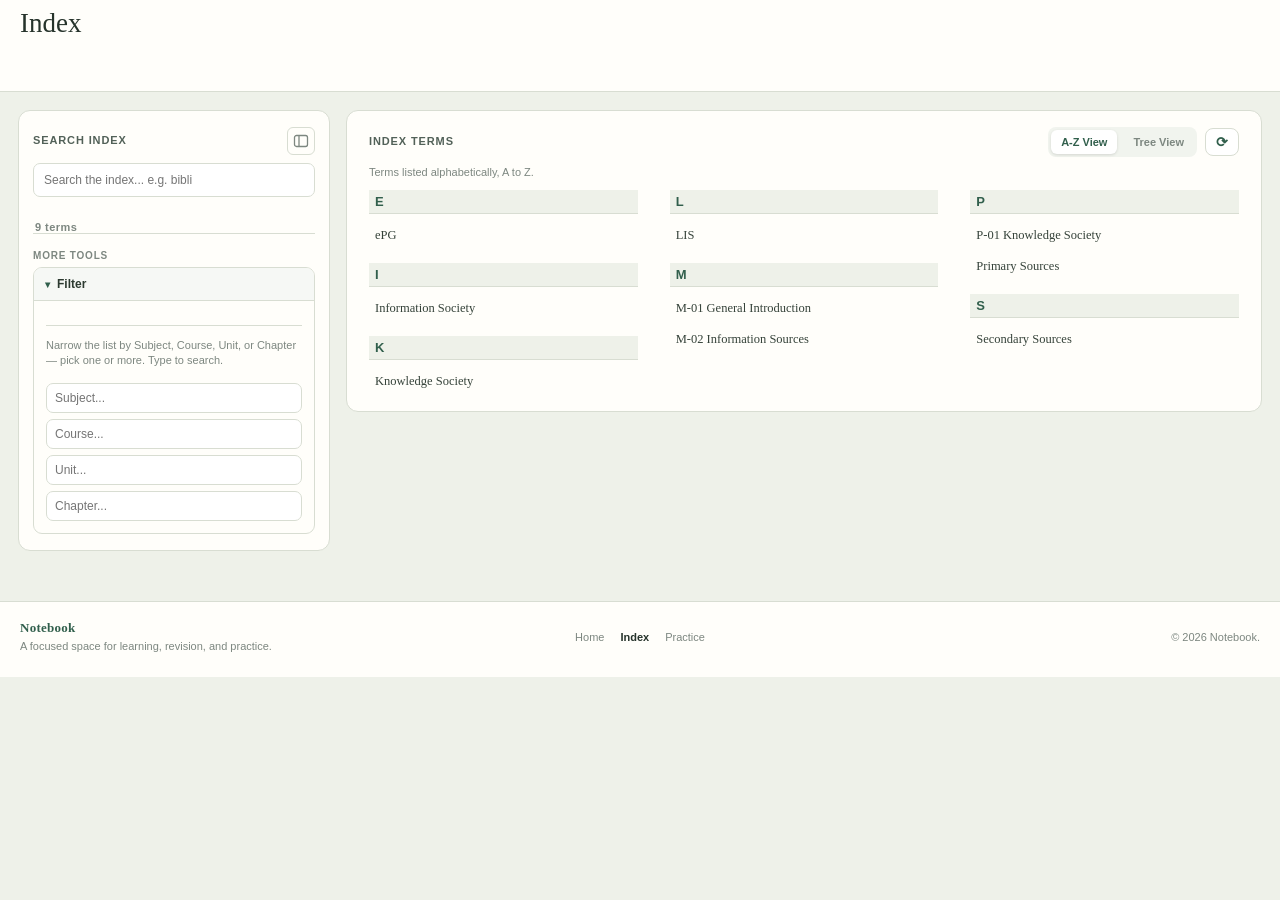
<file: index-directory.html>
<!DOCTYPE html>
<html lang="en">
<head>
    <meta charset="UTF-8">
    <meta name="viewport" content="width=device-width, initial-scale=1.0">
    <title>Index — Study Notebook</title>

    <link rel="stylesheet" href="css/style.css">
</head>

<body class="index-directory-page">

    <header class="app-header">
        <h1>Index</h1>
    </header>

    <main class="index-directory-shell">
        <section id="index-directory-workspace" class="index-directory-workspace">

            <!-- LEFT: search + room for future index tools -->
            <aside id="index-left-panel" class="panel index-directory-left">
                <div class="panel-heading-row">
                    <div class="panel-heading">SEARCH INDEX</div>
                    <button type="button" id="index-directory-toggle" class="panel-collapse-btn"
                            title="Collapse search panel" aria-label="Collapse search panel"
                            aria-expanded="true">
                        <svg width="16" height="16" viewBox="0 0 16 16" fill="none"
                             xmlns="http://www.w3.org/2000/svg" aria-hidden="true">
                            <rect x="1.5" y="2.5" width="13" height="11" rx="2" stroke="currentColor" stroke-width="1.3"/>
                            <line x1="6" y1="2.5" x2="6" y2="13.5" stroke="currentColor" stroke-width="1.3"/>
                        </svg>
                    </button>
                </div>

                <div id="index-directory-resizer" class="panel-resizer"
                     title="Drag this RIGHT edge left/right to resize"></div>

                <div class="index-search-wrap">
                    <input type="text" id="index-directory-search" class="index-search-input"
                           placeholder="Search the index... e.g. bibli" autocomplete="off">
                </div>

                <div id="index-directory-count" class="index-directory-count"></div>
                <div id="index-directory-count-sub" class="index-directory-count-sub" hidden></div>

                <!-- MORE TOOLS is the umbrella section for this panel —
                     each tool inside it (starting with Browse & Filter)
                     is its own collapsible block, so future tools can
                     be added here without the panel growing unbounded. -->
                <div class="index-directory-more">
                    <div class="index-directory-more-title">MORE TOOLS</div>

                    <div class="index-tool-accordion">
                        <button type="button" id="browse-filter-toggle" class="index-tool-accordion-header"
                                aria-expanded="true" aria-controls="browse-filter-body">
                            <span class="index-tool-accordion-chevron" aria-hidden="true">▾</span>
                            <span>Filter</span>
                        </button>
                        <div id="browse-filter-body" class="index-tool-accordion-body">
                            <div id="scope-active-chips" class="index-scope-chips"></div>
                            <div class="index-scope-filter">
                                <p class="index-scope-filter-subtext">Narrow the list by Subject, Course, Unit, or Chapter — pick one or more. Type to search.</p>

                                <div class="index-scope-combo" data-level-index="0">
                                    <input type="text" id="scope-subject" class="index-scope-combo-input"
                                           placeholder="Subject..." autocomplete="off">
                                    <div id="scope-subject-list" class="index-scope-combo-list" hidden></div>
                                </div>

                                <div class="index-scope-combo" data-level-index="1">
                                    <input type="text" id="scope-course" class="index-scope-combo-input"
                                           placeholder="Course..." autocomplete="off">
                                    <div id="scope-course-list" class="index-scope-combo-list" hidden></div>
                                </div>

                                <div class="index-scope-combo" data-level-index="2">
                                    <input type="text" id="scope-unit" class="index-scope-combo-input"
                                           placeholder="Unit..." autocomplete="off">
                                    <div id="scope-unit-list" class="index-scope-combo-list" hidden></div>
                                </div>

                                <div class="index-scope-combo" data-level-index="3">
                                    <input type="text" id="scope-chapter" class="index-scope-combo-input"
                                           placeholder="Chapter..." autocomplete="off">
                                    <div id="scope-chapter-list" class="index-scope-combo-list" hidden></div>
                                </div>

                                <button type="button" id="scope-clear-btn" class="index-scope-clear-btn" hidden>Clear scope</button>
                            </div>
                        </div>
                    </div>
                </div>
            </aside>

            <!-- RIGHT: every index term, multi-column, scrollable -->
            <section id="index-directory-right-panel" class="panel index-directory-right">
                <div class="panel-heading-row">
                    <div class="panel-heading" id="index-directory-right-heading">INDEX TERMS</div>
                    <div class="index-directory-right-controls">
                        <div class="index-sort-toggle" role="tablist" aria-label="Index sort order">
                            <button type="button" class="index-sort-btn active" data-index-sort="az"
                                    title="List every term alphabetically">A-Z View</button>
                            <button type="button" class="index-sort-btn" data-index-sort="hierarchy"
                                    title="Group terms by Subject → Course → Unit → Chapter">Tree View</button>
                        </div>
                        <button type="button" id="index-directory-refresh" class="index-directory-refresh-btn"
                                title="Refresh index" aria-label="Refresh index">⟳</button>
                    </div>
                </div>
                <p id="index-sort-caption" class="index-sort-caption">Terms listed alphabetically, A to Z.</p>
                <div id="index-directory-columns" class="index-directory-columns"></div>
                <div id="index-directory-hierarchy" class="index-directory-hierarchy" hidden></div>
            </section>

        </section>
    </main>

    <footer class="app-footer">
    <div class="app-footer-inner">
        <div class="app-footer-brand">
            <div class="app-footer-logo">Notebook</div>
            <div class="app-footer-tagline">A focused space for learning, revision, and practice.</div>
        </div>
        <nav class="app-footer-nav" aria-label="Footer navigation">
            <a href="index.html">Home</a>
            <span class="app-footer-current" aria-current="page">Index</span>
            <a href="practice.html">Practice</a>
        </nav>
        <div class="app-footer-copy">© 2026 Notebook.</div>
    </div>
</footer>

    <script src="data/study-data.js"></script>
    <script src="js/index-data.js"></script>
    <script src="js/index-directory.js"></script>
</body>
</html>
</file>
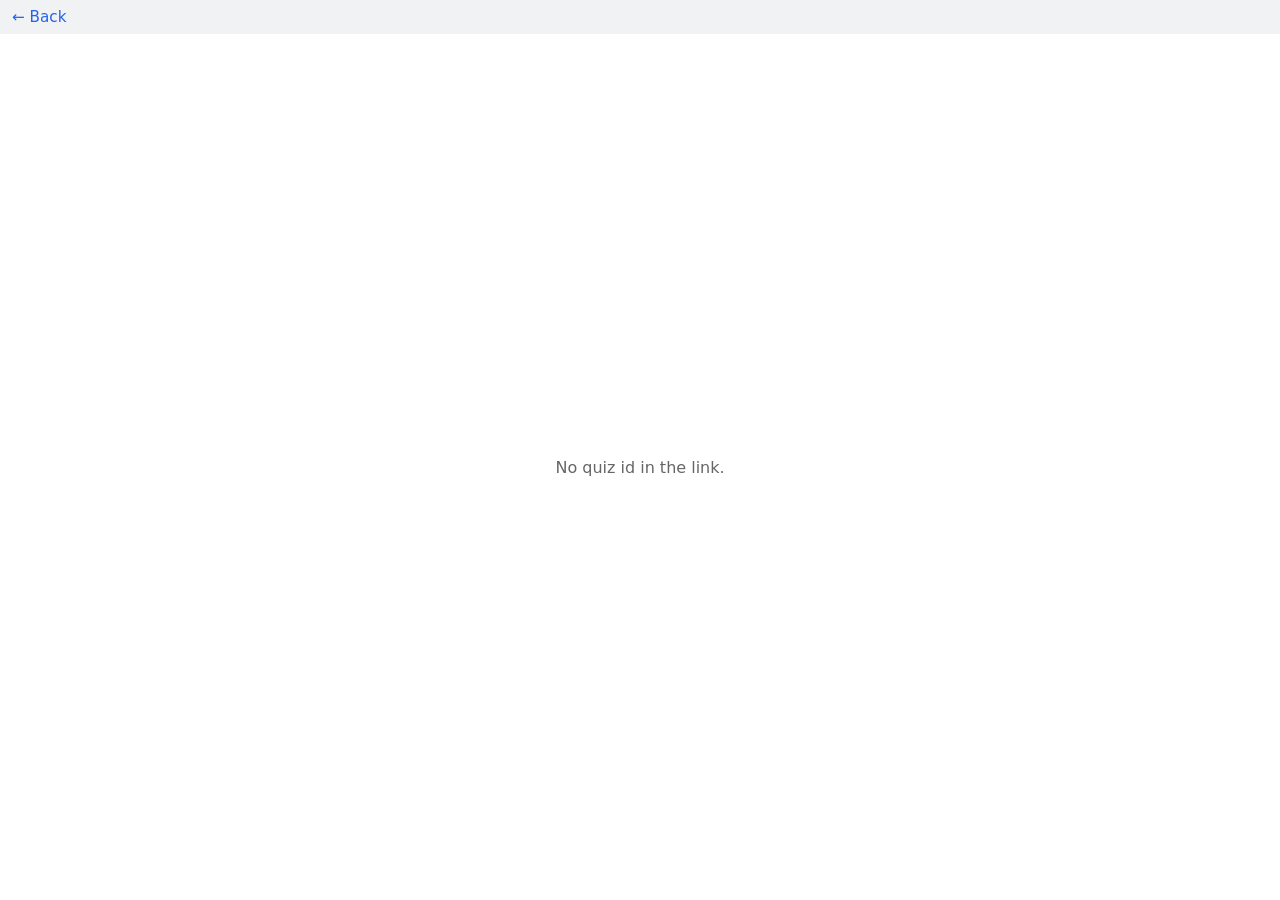
<file: quiz.html>
<!DOCTYPE html>
<html lang="en">
<head>
<meta charset="UTF-8">
<meta name="viewport" content="width=device-width, initial-scale=1, viewport-fit=cover">
<title>Quiz</title>
<style>
:root{--bg:#fff;--fg:#1a1a1a;--bar:#f1f2f4;--mut:#666;--ac:#2563eb}
@media(prefers-color-scheme:dark){:root{--bg:#15171a;--fg:#eee;--bar:#202327;--mut:#9aa0a6;--ac:#6ea0ff}}
html,body{height:100%;margin:0;background:var(--bg);color:var(--fg);font-family:system-ui,sans-serif}
body{display:flex;flex-direction:column}
#top{display:flex;align-items:center;gap:10px;padding:8px 12px;padding-top:calc(8px + env(safe-area-inset-top,0px));background:var(--bar);font-size:.95rem}
#top a{color:var(--ac);text-decoration:none;white-space:nowrap}
#ttl{flex:1;overflow:hidden;text-overflow:ellipsis;white-space:nowrap}
#frame{flex:1;border:0;width:100%;display:none;background:var(--bg)}
#msg{margin:auto;padding:24px;text-align:center;color:var(--mut)}
</style>
</head>
<body>
<div id="top"><a href="javascript:history.length>1?history.back():window.close()">&larr; Back</a><span id="ttl"></span></div>
<div id="msg">Loading quiz...</div>
<iframe id="frame" sandbox="allow-scripts" title="Quiz"></iframe>

<script src="js/event-log.js"></script>

<script>
// >>> PASTE your Apps Script web app URL here (same one used in js/app.js) <<<
var WEB_APP_URL = "https://script.google.com/macros/s/AKfycbzE7zuqKXMmvfoP6LNCRw159odJsqWW9O0hEWm7uHIelnQJz4x7iFMnbTDKvm8lpIw5QA/exec";

var params = new URLSearchParams(location.search);
var quizId = params.get("id");
var frame = document.getElementById("frame");
var msg = document.getElementById("msg");
var current = { quiz_id: quizId, node_id: "", title: "" };
var CACHE_KEY = "na_quizhtml_" + quizId;

function fail(t) { msg.textContent = t; msg.style.display = "block"; frame.style.display = "none"; }

function render(payload) {
  current.node_id = payload.node_id || "";
  current.title = payload.title || "Quiz";
  document.title = current.title;
  document.getElementById("ttl").textContent = current.title;
  frame.srcdoc = payload.html;
  frame.style.display = "block";
  msg.style.display = "none";
}

function fetchQuiz() {
  return fetch(WEB_APP_URL + "?action=get_quiz_html&quiz_id=" + encodeURIComponent(quizId))
    .then(function (r) { return r.json(); });
}

function load() {
  if (!quizId) return fail("No quiz id in the link.");
  if (WEB_APP_URL.indexOf("PASTE_") === 0) return fail("quiz.html: WEB_APP_URL is not set.");

  var cached = null;
  try { cached = JSON.parse(localStorage.getItem(CACHE_KEY) || "null"); } catch (e) {}

  if (cached && cached.html) {
    render(cached);                       // instant open
    fetchQuiz().then(function (d) {       // refresh in background for next time
      if (d && d.ok) { try { localStorage.setItem(CACHE_KEY, JSON.stringify(d)); } catch (e) {} }
    }).catch(function () {});
    return;
  }

  fetchQuiz().then(function (d) {
    if (!d || !d.ok) return fail((d && d.error) || "Could not load this quiz.");
    try { localStorage.setItem(CACHE_KEY, JSON.stringify(d)); } catch (e) {} // big quizzes may not fit; fine
    render(d);
  }).catch(function () { fail("Network error. Check your connection and try again."); });
}

// ---- Result handling ----
window.addEventListener("message", function (ev) {
  if (ev.source !== frame.contentWindow) return;           // only our quiz iframe
  var d = ev.data;
  if (!d || d.type !== "quiz-result") return;
  var score = Number(d.score), total = Number(d.total);
  if (!isFinite(score) || !isFinite(total) || total <= 0 || score < 0 || score > total) return;
  recordQuizResult({
    quiz_id: current.quiz_id,
    node_id: current.node_id,
    score: score,
    total: total,
    byType: (d.byType && typeof d.byType === "object") ? d.byType : {},
    wrongIds: Array.isArray(d.wrongIds) ? d.wrongIds.slice(0, 200) : [],
    ts: Date.now()
  });
});

// Single place that stores an attempt.
// 1) Fallback store (works today): last 20 attempts per quiz in localStorage,
//    key "na_quiz_results" -> { quiz_id: [ {score,total,ts,...}, ... ] }
// 2) EventLog hook: wired in Phase 3 once the EventLog module's API is known.
   function recordQuizResult(r) {
       try {
           if (window.EventLog) window.EventLog.logEvent("quiz", r.node_id, {
               quizId: r.quiz_id, score: r.score, total: r.total,
               byType: r.byType, wrongIds: r.wrongIds
           });
       } catch (e) {}
   }

load();
</script>
</body>
</html>
</file>
<file: css/style.css>
/* =========================================================
   PROJECT ALPHA — STUDY NOTEBOOK
   Step 1: visual/layout foundation
   ========================================================= */

* {
    box-sizing: border-box;
}

:root {
    --page: #eef1e9;
    --paper: #fffefa;
    --line: #d8ddd2;
    --text: #26332b;
    --muted: #7d8780;
    --green: #315f4c;
    --green-soft: #e4ece4;
}

html,
body {
    width: 100%;
    min-height: 100%;
    margin: 0;
}

body {
    background: var(--page);
    color: var(--text);
    font-family: Georgia, "Times New Roman", serif;
    /* Natural scroll: the workspace is no longer height-capped, so the
       page grows to fit its content and the browser's own viewport
       scrollbar handles it. overflow-x stays hidden to guard against any
       stray horizontal overflow; overflow-y is left to the browser. */
    overflow-x: hidden;
    overflow-y: auto;
}

.app-footer {
    margin-top: 14px;
    padding: 18px 20px 22px;
    border-top: 1px solid var(--line);
    box-sizing: border-box;
    /* Match the header's paper background instead of the page's plain
       --page tint, so the footer reads as a deliberate bookend bar
       rather than blank leftover space below the last panel. */
    background: var(--paper);
    color: var(--muted);
    font: 11px/1.45 Arial, sans-serif;
}

.app-footer-inner {
    width: 100%;
    max-width: 1400px;
    margin: 0 auto;
    display: grid;
    grid-template-columns: minmax(0, 1fr) auto minmax(0, 1fr);
    align-items: center;
    gap: 18px;
}

.app-footer-brand {
    min-width: 0;
}

.app-footer-logo {
    color: var(--green);
    font: 600 13px/1.2 Georgia, serif;
    letter-spacing: .02em;
}

.app-footer-tagline {
    margin-top: 4px;
    max-width: 430px;
}

.app-footer-nav {
    display: flex;
    align-items: center;
    justify-content: center;
    flex-wrap: wrap;
    gap: 7px 16px;
    white-space: nowrap;
}

.app-footer-nav a,
.app-footer-current {
    color: var(--muted);
    text-decoration: none;
}

.app-footer-nav a:hover {
    color: var(--green);
    text-decoration: underline;
    text-underline-offset: 2px;
}

.app-footer-current {
    color: var(--text);
    font-weight: 600;
}

.app-footer-copy {
    text-align: right;
}

@media (max-width: 760px) {
    .app-footer-inner {
        grid-template-columns: 1fr;
        justify-items: center;
        text-align: center;
    }

    .app-footer-tagline {
        max-width: 100%;
    }

    .app-footer-copy {
        text-align: center;
    }
}

/* Header */
.app-header {
    /* 92px is the live height (also enforced by the STEP 25 override
       below, which used to disagree with this rule's old 110px value —
       reconciled here so there's a single source of truth).
       On the Home page, desktop-only, STEP 34 (min-width:901px block,
       near the #left-panel/#right-panel sticky rules) sets
       position:static !important, so instead of staying pinned the
       header just scrolls away like ordinary content, and everything
       normally sitting sticky right below it clips up to the true top
       to fill the freed space. Index-directory, MCQ and mobile keep
       this sticky as-is. */
    height: 92px;
    padding: 0 20px;
    display: flex;
    align-items: flex-start;
    background: var(--paper);
    border-bottom: 1px solid var(--line);
    position: sticky;
    top: 0;
    z-index: 500;
}

.app-header h1 {
    margin: 0;
    padding-top: 2px;
    font-size: 27px;
    font-weight: 500;
}

/* Three-panel workspace — natural height. The middle (content) panel
   grows to fit its content and the page scrolls; the left/right panels
   are pinned with position:sticky and capped to the viewport height
   instead (see the min-width:901px block further down). */
.workspace {
    display: grid;
    grid-template-columns: 360px minmax(300px, 1fr) 360px;
    gap: 0;
}

/* Panels */
.panel {
    min-width: 0;
    min-height: 0;
    margin-top: 18px;
    margin-bottom: 18px;
    background: var(--paper);
    border: 1px solid var(--line);
    border-radius: 12px;
    overflow: auto;
}

/* The panel itself exposes a narrow resize zone at its OUTER edge. */
#left-panel {
    position: relative;
}

#right-panel {
    position: relative;
}

#left-panel {
    margin-left: 18px;
    margin-right: 8px;
    padding: 16px 14px;
    overflow-x: hidden;
}

#middle-panel {
    margin-left: 10px;
    margin-right: 10px;
    padding: 0 34px 34px;
    /* .panel's base overflow:auto turns #middle-panel into a scroll
       container the moment its content is tall enough to need one —
       which is always, for an article. Since it never actually scrolls
       itself (the page does), that container just quietly breaks
       position:sticky on .content-panel-header inside it: sticky is
       computed against the NEAREST scrolling ancestor, so it was
       sticking to this invisible, non-scrolling box instead of the
       viewport. overflow:visible here lets .content-panel-header's
       stickiness resolve against the real page scroll instead. */
    overflow: visible;
}

#right-panel {
    margin-left: 8px;
    margin-right: 18px;
    padding: 16px 14px;
    overflow-x: hidden;
}

/* Headings */
.panel-heading {
    margin-bottom: 16px;
    color: var(--muted);
    font-family: Arial, sans-serif;
    font-size: 13px;
    letter-spacing: .08em;
}

/* Middle placeholder */
#topic-content {
    width: 100%;
    max-width: 1200px;
    margin: 0 auto;
}

#topic-content > h2 {
    margin: 0 0 8px;
    font-size: 20px;
    font-weight: 700;
    font-style: normal;
    color: var(--text);
    text-align: left;
}

#topic-content > p {
    margin: 0;
    color: var(--muted);
    font-size: 17px;
    line-height: 1.6;
    font-style: italic;
    text-align: center;
}

/* Uploaded/authored content (Definition, Explanation, Example) reads
   as plain, left-aligned book content — not centered/italic like the
   "select a topic" placeholder above. */
.topic-section {
    text-align: left;
}

/* =========================================================
   Responsive foundation
   ========================================================= */

@media (max-width: 900px) {
    body {
        overflow: auto;
    }

    .workspace {
        height: auto;
        overflow: visible;
        grid-template-columns: 240px minmax(0, 1fr);
    }

    #right-panel {
        grid-column: 1 / -1;
        margin: 10px 18px 18px;
    }
}

@media (max-width: 650px) {
    .workspace {
        display: block;
    }

    .panel {
        margin: 10px 12px;
        height: auto;
        max-height: none;
    }

    #middle-panel {
        padding: 0 20px 25px;
    }
}


/* =========================================================
   STEP 2 — HORIZONTAL PANEL RESIZERS
   Only LEFT/RIGHT panel WIDTH can be changed by dragging.
   Panel HEIGHT is not resizable.

   Desktop-only: scoped to min-width:901px so it never fights
   the mobile/tablet layout rules above. Previously this rule
   had no media guard at all, so it silently overrode the
   900px and 650px mobile rules' grid-template-columns for any
   viewport between 650px-900px (tablets, phones in landscape,
   phablets) — forcing a 1020px-wide 3-column grid onto a
   narrower screen. Combined with .workspace's overflow:hidden,
   that pushed the right-panel (References/Index) off-screen
   with no scrollbar to reach it.
   ========================================================= */

@media (min-width: 901px) {
    .workspace {
        --left-width: 360px;
        --right-width: 360px;
        grid-template-columns:
            var(--left-width)
            minmax(300px, 1fr)
            var(--right-width);
        /* Progressive enhancement: smooth column resize when a panel
           is collapsed/expanded via the toggle button. Dragging (STEP 2)
           still updates the same custom properties directly, so this
           transition only visibly plays on the collapse/expand action
           (JS briefly disables it during drag — see enablePanelResizing). */
        transition: grid-template-columns 220ms ease;
        /* Don't stretch grid items to a shared row height (the grid
           default). The middle panel's natural content height still
           drives the row; left/right opt into their own sticky/capped
           sizing below instead of being forced to match it. */
        align-items: start;
    }

    /* STEP 34 — HOME PAGE ONLY: HEADER SCROLLS AWAY, EVERYTHING ELSE
       CLIPS TO THE TRUE TOP TO MATCH.
       .app-header stops being sticky and just scrolls away like
       ordinary content, freeing 92px of vertical space. Scoped away
       from Index-directory/MCQ (body:not(...)): extending this to
       those two pages caused regressions there, so for now they keep
       their original always-visible sticky header untouched.
       !important is kept even scoped to Home, defensively: without it
       this tied on specificity with the plain ".app-header" selector
       inside the STEP 25 rule below and only won by source order,
       which is fragile if that rule ever moves.
       To compensate for the freed space, .content-panel-header and
       #left-panel/#right-panel all move from their old top:92px to
       top:0, so they clip to the true top of the viewport the moment
       you've scrolled 92px, exactly when the header has scrolled fully
       out of view. Desktop-only (this whole block is inside the
       min-width:901px guard); mobile keeps the header sticky, since
       the Phase 7 drawer overlays are fixed at top:92px and assume
       it's still there. */
    body:not(.index-directory-page):not(.mcq-page) .app-header {
        position: static !important;
    }

    body:not(.index-directory-page):not(.mcq-page) .content-panel-header {
        top: 0;
    }

    /* Left/right panels stay pinned in the viewport (clipping to the
       true top once the header above them scrolls away) while the
       middle panel's content scrolls past them. Each is capped to the
       remaining viewport height so a long TOC/reference list scrolls
       inside its own box instead of growing forever. */
    #left-panel,
    #right-panel {
        position: sticky;
        top: 0;
        max-height: 100vh;
        overflow-y: auto;
    }
}

/* =========================================================
   STEP 4 — SIDEBAR COLLAPSE (in addition to drag-to-resize)
   Left/right panels can be collapsed to a slim strip via a
   toggle button. Collapsing does not remove the drag-resizer
   from the DOM — it is just disabled/hidden while collapsed —
   so expanding restores the previous drag-resize behaviour
   unchanged. The freed width is absorbed by the middle CONTENT
   panel automatically, since it is the grid's 1fr track.
   ========================================================= */

.panel-heading-row {
    display: flex;
    align-items: center;
    justify-content: space-between;
    gap: 8px;
    margin-bottom: 8px;
}

.panel-heading-row .panel-heading {
    margin-bottom: 0;
}

.right-panel-header {
    display: flex;
    align-items: center;
    gap: 10px;
    margin: 0 0 14px;
}

.right-panel-header .right-panel-tabs {
    margin: 0;
    padding-bottom: 0;
    border-bottom: 0;
    flex: 1;
    min-width: 0;
}

.panel-width-toggle,
.panel-collapse-btn {
    flex: none;
    display: flex;
    align-items: center;
    justify-content: center;
    width: 28px;
    height: 28px;
    padding: 0;
    background: transparent;
    border: 1px solid var(--line);
    border-radius: 6px;
    color: var(--muted);
    cursor: pointer;
}

.panel-width-toggle {
    font: 700 16px/1 Arial, sans-serif;
    letter-spacing: -0.08em;
}

.panel-width-toggle:hover {
    background: #f1f4ee;
    color: var(--green);
    border-color: #aebcb1;
}

.panel-collapse-btn:hover {
    background: #f1f4ee;
    color: var(--green);
    border-color: #aebcb1;
}

/* Collapsed state: hide everything in the panel except its
   heading row/toggle button, and shrink to a slim strip. */
#left-panel.panel-collapsed,
#right-panel.panel-collapsed {
    padding-left: 8px;
    padding-right: 8px;
    overflow: hidden;
}

#left-panel.panel-collapsed .panel-heading-row,
#right-panel.panel-collapsed .right-panel-header {
    justify-content: center;
}

#left-panel.panel-collapsed .panel-heading,
#left-panel.panel-collapsed .tree-toolbar,
#left-panel.panel-collapsed #study-tree,
#left-panel.panel-collapsed #tree-actions {
    display: none;
}

#right-panel.panel-collapsed .right-panel-tabs,
#right-panel.panel-collapsed #right-tab-references,
#right-panel.panel-collapsed #right-tab-mcq,
#right-panel.panel-collapsed #right-tab-index {
    display: none;
}

/* The drag-resizer is only meaningful while its panel is expanded. */
#left-panel.panel-collapsed #left-resizer,
#right-panel.panel-collapsed #right-resizer {
    display: none;
}

@media (max-width: 900px) {
    /* Collapse is a desktop feature, same scope as drag-resize (STEP 2). */
    .panel-width-toggle,
    .panel-collapse-btn {
        display: none;
    }
}

.panel-resizer {
    position: absolute;
    top: 0;
    bottom: 0;
    width: 16px;
    cursor: col-resize;
    z-index: 100;
}

/* LEFT panel: resize on its RIGHT edge */
#left-resizer {
    right: -8px;
}

/* RIGHT panel: resize on its LEFT edge */
#right-resizer {
    left: -8px;
}

.panel-resizer::after {
    content: "";
    position: absolute;
    top: 0;
    bottom: 0;
    left: 7px;
    width: 2px;
    background: transparent;
    border-radius: 2px;
}

.panel-resizer:hover::after,
body.resizing-panels .panel-resizer::after {
    background: #aebcb1;
}

body.resizing-panels {
    cursor: col-resize;
    user-select: none;
}

body.resizing-panels .workspace {
    transition: none;
}


/* =========================================================
   STEP 3 — EXPANDABLE INDEX TREE
   ========================================================= */

.tree-node {
    margin: 1px 0;
}

.tree-row {
    min-height: 34px;
    display: flex;
    align-items: center;
    gap: 3px;
    border-radius: 7px;
}

.tree-row:hover {
    background: #f1f4ef;
}

.tree-toggle {
    width: 20px;
    height: 26px;
    flex: 0 0 20px;
    padding: 0;
    border: 0;
    background: transparent;
    color: #7d8780;
    cursor: pointer;
    font-family: Arial, sans-serif;
    font-size: 12px;
}

.tree-label {
    flex: 1;
    min-width: 0;
    padding: 7px 5px;
    border: 0;
    border-radius: 7px;
    background: transparent;
    color: #26332b;
    text-align: left;
    cursor: pointer;
    font-family: Arial, sans-serif;
    font-size: 14px;
    white-space: nowrap;
    overflow: hidden;
    text-overflow: ellipsis;
}

.tree-label:hover {
    color: #315f4c;
}

.tree-label.active {
    background: #e4ece4;
    color: #315f4c;
    font-weight: 600;
}

.tree-children {
    margin-left: 10px;
    padding-left: 10px;
    border-left: 1px solid #d8ddd2;
}

.tree-children[hidden] {
    display: none;
}


/* =========================================================
   STEP 4 — TOPIC CONTENT
   ========================================================= */

.topic-content-inner {
    width: 100%;
    max-width: 1200px;
    margin: 0 auto;
    text-align: left;
}

.topic-eyebrow {
    margin-bottom: 8px;
    color: var(--green);
    font-family: Arial, sans-serif;
    font-size: 12px;
    letter-spacing: .08em;
    text-transform: uppercase;
}

.topic-title {
    margin: 0 0 18px;
    color: var(--text);
    font-size: 34px;
    font-weight: 500;
}

.topic-block {
    margin-top: 28px;
}

.topic-block h3 {
    margin: 0 0 10px;
    color: #3b4940;
    font-size: 18px;
    font-weight: 500;
}

.topic-block p {
    margin: 0;
    color: #536058;
    font-size: 17px;
    line-height: 1.7;
}

.key-points {
    margin: 0;
    padding-left: 22px;
    color: #536058;
    font-size: 16px;
    line-height: 1.8;
}

#topic-content .empty-topic {
    text-align: center;
    padding-top: 25px;
}


/* =========================================================
   STEP 5 — RESOURCES PANEL
   ========================================================= */

.resource-list {
    display: flex;
    flex-direction: column;
    gap: 9px;
}

.resource-card {
    display: block;
    padding: 11px 10px;
    border: 1px solid var(--line);
    border-radius: 9px;
    background: #fffefa;
    color: inherit;
    text-decoration: none;
}

.resource-card:hover {
    background: #f3f6f0;
    border-color: #bdcbbf;
}

.resource-type {
    margin-bottom: 4px;
    color: var(--green);
    font-family: Arial, sans-serif;
    font-size: 10px;
    font-weight: 700;
    letter-spacing: .08em;
    text-transform: uppercase;
}

.resource-title {
    color: #314035;
    font-family: Arial, sans-serif;
    font-size: 13px;
    font-weight: 600;
    line-height: 1.4;
}

.resource-description {
    margin-top: 4px;
    color: var(--muted);
    font-family: Arial, sans-serif;
    font-size: 11px;
    line-height: 1.4;
}

.resources-empty {
    color: var(--muted);
    font-family: Arial, sans-serif;
    font-size: 13px;
    line-height: 1.5;
}





/* Dedicated MCQ page
   NOTE: the full layout (header/setup/workspace sizing) now lives in ONE
   place — see "STEP 32 — MCQ TWO-PANEL PRACTICE INTERFACE" further down.
   This early block used to duplicate/fight with it (overflow:hidden here
   blocked page scrolling, and the flex-column + min-height:0 rules below
   silently overrode any height edits made later in the file because
   "#mcq-page-root .mcq-workspace" is more specific than ".mcq-workspace").
   Removed for good so future edits only need to touch STEP 32. */

/* =========================================================
   STEP 8 — MCQ RESULT
   ========================================================= */
#mcq-submit {
    width: 100%;
    margin-top: 22px;
    padding: 9px 10px;
    border: 1px solid #9bb2a2;
    border-radius: 7px;
    background: var(--green-soft);
    color: var(--green);
    cursor: pointer;
    font-family: Arial, sans-serif;
    font-size: 12px;
    font-weight: 700;
}

.mcq-result {
    position: absolute;
    inset: 0;
    z-index: 20;
    overflow: auto;
    padding: 55px;
    background: var(--paper);
}
.mcq-result[hidden] { display: none; }

.result-title {
    margin-bottom: 25px;
    color: var(--green);
    font-family: Arial, sans-serif;
    font-size: 12px;
    font-weight: 700;
    letter-spacing: .1em;
}
#result-summary {
    display: grid;
    grid-template-columns: repeat(4, minmax(100px, 1fr));
    gap: 12px;
    max-width: 850px;
}
.result-stat {
    padding: 18px;
    border: 1px solid var(--line);
    border-radius: 9px;
    background: #fafaf5;
}
.result-stat-label {
    margin-bottom: 5px;
    color: var(--muted);
    font-family: Arial, sans-serif;
    font-size: 11px;
}
.result-stat-value {
    color: var(--green);
    font-family: Arial, sans-serif;
    font-size: 22px;
    font-weight: 700;
}
#result-details {
    max-width: 850px;
    margin-top: 25px;
    border-top: 1px solid var(--line);
}
.result-question {
    padding: 15px 0;
    border-bottom: 1px solid var(--line);
    font-family: Arial, sans-serif;
    font-size: 13px;
    line-height: 1.5;
}
.result-question.correct {
    border-left: 3px solid #9bb2a2;
    padding-left: 12px;
}
.result-question.wrong {
    border-left: 3px solid #c9a9a9;
    padding-left: 12px;
}
#mcq-retry {
    margin-top: 25px;
    padding: 9px 14px;
    border: 1px solid var(--line);
    border-radius: 7px;
    background: white;
    color: var(--green);
    cursor: pointer;
    font-family: Arial, sans-serif;
}
@media (max-width: 700px) {
    .mcq-result { padding: 30px 20px; }
    #result-summary { grid-template-columns: repeat(2, 1fr); }
}

#download-report {
    margin-top: 25px;
    margin-right: 8px;
    padding: 9px 14px;
    border: 1px solid #9bb2a2;
    border-radius: 7px;
    background: var(--green-soft);
    color: var(--green);
    cursor: pointer;
    font-family: Arial, sans-serif;
    font-size: 12px;
    font-weight: 700;
}
#download-report:hover {
    background: #dce8de;
}

/* =========================================================
   STEP 10 — RESOURCE MODEL
   ========================================================= */

.resource-source {
    margin-top: 6px;
    color: var(--muted);
    font-family: Arial, sans-serif;
    font-size: 10px;
}

/* =========================================================
   STEP 13 — CONTROLLED CANONICAL TREE EXTENSION
   ========================================================= */

.tree-toolbar{display:flex;align-items:center;justify-content:space-between;padding:4px 12px;border-bottom:1px solid var(--line)}
.tree-toolbar-title{color:var(--muted);font:700 10px Arial,sans-serif;letter-spacing:.08em}
.tree-add-button{padding:5px 9px;border:1px solid var(--line);border-radius:6px;background:#fff;color:var(--green);cursor:pointer;font:700 11px Arial,sans-serif}
.tree-add-button:disabled{opacity:.45;cursor:default}
.tree-actions{position:absolute;z-index:30;top:72px;left:12px;right:12px;padding:10px;border:1px solid var(--line);border-radius:8px;background:#fff;box-shadow:0 8px 22px rgba(0,0,0,.08)}
.tree-actions[hidden]{display:none}
.tree-action-title{margin-bottom:7px;color:var(--muted);font:700 9px Arial,sans-serif;letter-spacing:.08em}
.tree-action-option{display:block;width:100%;margin-top:5px;padding:8px 9px;border:1px solid var(--line);border-radius:6px;background:#fff;color:#354239;cursor:pointer;text-align:left;font:11px Arial,sans-serif}
.tree-action-option:hover{background:#f3f6f0}
.structure-dialog-backdrop{position:fixed;inset:0;z-index:100;display:flex;align-items:center;justify-content:center;padding:20px;background:rgba(28,38,31,.28)}
.structure-dialog{width:min(430px,100%);max-height:85vh;overflow-y:auto;padding:22px;border:1px solid var(--line);border-radius:10px;background:#fff;box-shadow:0 18px 50px rgba(0,0,0,.16)}
.structure-dialog h3{margin:0 0 7px;color:var(--green);font:700 14px Arial,sans-serif}
.structure-dialog p{margin:0 0 15px;color:var(--muted);font:12px/1.5 Arial,sans-serif}
.structure-dialog input,.structure-dialog textarea{width:100%;box-sizing:border-box;margin-bottom:10px;padding:9px 10px;border:1px solid var(--line);border-radius:7px;font:12px Arial,sans-serif}
.structure-dialog textarea{min-height:110px;resize:vertical}
.structure-dialog-actions{display:flex;justify-content:flex-end;gap:8px}
.structure-dialog-actions button{padding:8px 12px;border:1px solid var(--line);border-radius:7px;background:#fff;color:var(--green);cursor:pointer;font:700 11px Arial,sans-serif}
.structure-dialog-actions .save{border-color:#9bb2a2;background:var(--green-soft)}

/* ALPHA-PLUS — RIGHT PANEL TABS (References | Index) */
.right-panel-tabs{display:flex;gap:4px;margin:0 0 14px;padding-bottom:8px;border-bottom:1px solid var(--line)}
.right-panel-tab{padding:7px 10px;border:0;border-radius:6px;background:transparent;color:#6a746d;cursor:pointer;font:700 10px Arial,sans-serif;letter-spacing:.06em}
.right-panel-tab:hover{background:#f1f4ee}
.right-panel-tab.active{background:var(--green-soft);color:var(--green)}

/* =========================================================
   RIGHT PANEL — INDEX + PRACTICE TABS, "open in new tab" action
   shared by both (References has no such action — it's already
   in-panel only).
   ========================================================= */

.right-tab-action-row {
    display: flex;
    justify-content: flex-end;
    margin-bottom: 10px;
}

.right-tab-newtab-btn {
    padding: 6px 12px;
    border: 1px solid #9bb2a2;
    border-radius: 7px;
    background: var(--green-soft);
    color: var(--green);
    cursor: pointer;
    font-family: Arial, sans-serif;
    font-size: 11px;
    font-weight: 700;
    letter-spacing: .03em;
}

.right-tab-newtab-btn:hover {
    background: #dce8de;
}

.right-tab-iframe {
    display: block;
    width: 100%;
    height: calc(100vh - 260px);
    min-height: 420px;
    border: 1px solid var(--line);
    border-radius: 10px;
    background: var(--paper);
}

.practice-tab-status {
    display: flex;
    flex-direction: column;
    gap: 10px;
}

.practice-tab-row {
    display: flex;
    align-items: center;
    justify-content: space-between;
    gap: 10px;
    padding: 10px 12px;
    border: 1px solid var(--line);
    border-radius: 8px;
    background: var(--paper);
}

.practice-tab-row-main {
    min-width: 0;
}

.practice-tab-row-title {
    font: 700 12px Arial, sans-serif;
    color: var(--text);
    text-transform: uppercase;
    letter-spacing: .03em;
}

.practice-tab-row-stat {
    margin-top: 2px;
    font: 13px/1.4 Arial, sans-serif;
    color: var(--muted);
}

.practice-tab-row-open {
    flex-shrink: 0;
    padding: 5px 10px;
    border: 1px solid #9bb2a2;
    border-radius: 7px;
    background: var(--green-soft);
    color: var(--green);
    text-decoration: none;
    cursor: pointer;
    font: 700 11px Arial, sans-serif;
    letter-spacing: .02em;
    white-space: nowrap;
}

.practice-tab-row-open:hover {
    background: #dce8de;
}

/* The Read row's action is a <button> (no navigation — see
   nudgeToReadControls() in app.js), Flashcards/MCQ's are <a> deep
   links; .practice-tab-row-open covers both look the same either way. */
.content-panel-heading.reading-nudge-flash {
    animation: readingNudgeFlash 1.6s ease;
}
@keyframes readingNudgeFlash {
    0% { background: #ffe9a8; }
    100% { background: transparent; }
}

/* =========================================================
   INDEX DIRECTORY PAGE (index-directory.html)
   Dedicated two-panel Index reference, opened via the main
   notebook's Index tab "Open in new tab" action:
     LEFT  = search box + reserved space for future index
             tools. Draggable + collapsible, same mechanism
             as the main notebook's side panels.
     RIGHT = every index term across the whole notebook, laid
             out in up to 3 CSS columns with no rule between
             them, scrollable to see the entire list.
   ========================================================= */

.index-directory-shell {
    padding: 0 18px 18px;
}

.index-directory-workspace {
    /* Phase 4: natural page scroll. The listing determines the page height;
       only the filter sidebar is viewport-capped on desktop below. */
    display: grid;
    grid-template-columns: var(--idx-left-width, 320px) minmax(300px, 1fr);
    gap: 0;
    overflow: visible;
    align-items: start;
}

@media (min-width: 901px) {
    .index-directory-workspace {
        --idx-left-width: 320px;
        transition: grid-template-columns 220ms ease;
    }

}

body.index-directory-resizing .index-directory-workspace {
    transition: none;
}

.index-directory-left {
    position: relative;
    margin-left: 0;
    margin-right: 8px;
    padding: 16px 14px;
    overflow-x: hidden;
    display: flex;
    flex-direction: column;
}

@media (min-width: 901px) {
    /* Keep this declaration after the shared base rule so position:relative
       above cannot override the Phase 4 sticky behavior. */
    .index-directory-left {
        position: sticky;
        top: 92px;
        max-height: calc(100vh - 92px);
        overflow-x: hidden;
        overflow-y: auto;
        align-self: start;
    }
}

#index-directory-resizer {
    right: -8px;
}

.index-directory-right {
    margin-left: 8px;
    margin-right: 0;
    padding: 16px 22px;
}

.index-directory-count {
    margin: 10px 2px 0;
    color: var(--muted);
    font: 700 11px Arial, sans-serif;
    letter-spacing: .04em;
}

.index-directory-count-sub {
    margin: 2px 2px 0;
    color: var(--muted);
    font: 11px Arial, sans-serif;
    opacity: .8;
}

/* ALPHA-PLUS — INDEX DIRECTORY: manual refresh, since this page's
   study data is only ever fetched once, on load (see index-directory.js) */
.index-directory-refresh-btn {
    margin-top: 12px;
    padding: 8px 10px;
    width: 100%;
    border: 1px solid var(--line);
    border-radius: 8px;
    background: #fff;
    color: var(--green);
    font: 700 11.5px Arial, sans-serif;
    cursor: pointer;
}
.index-directory-refresh-btn:hover { background: var(--green-soft); }
.index-directory-refresh-btn:disabled { opacity: .6; cursor: default; }
.index-directory-refresh-note {
    margin: 6px 2px 0;
    color: var(--muted);
    font-size: 10.5px;
    line-height: 1.4;
}

/* ALPHA-PLUS — INDEX DIRECTORY: refresh icon button + sort toggle,
   grouped together in the right panel's top-right corner */
.index-directory-right-controls { display: flex; align-items: center; gap: 8px; }
#index-directory-refresh.index-directory-refresh-btn {
    margin-top: 0;
    width: auto;
    padding: 6px 10px;
    font-size: 14px;
    line-height: 1;
}

/* ALPHA-PLUS — INDEX DIRECTORY: "Add a term" mini-form (left panel,
   where the old Refresh button used to sit) */
.index-directory-add { margin-top: 12px; padding-top: 14px; border-top: 1px solid var(--line); }
.index-scope-filter{margin-top:12px;padding-top:12px;border-top:1px solid var(--line);display:flex;flex-direction:column;gap:6px}
.index-scope-filter-subtext{margin:0 0 8px;font:11px Arial,sans-serif;color:var(--muted);line-height:1.4}
.index-scope-combo{position:relative}
.index-scope-combo-input{width:100%;box-sizing:border-box;padding:7px 8px;border:1px solid var(--line);border-radius:7px;font:12px Arial,sans-serif;background:#fff;color:#354239}
.index-scope-combo-input:focus{outline:none;border-color:var(--green)}
.index-scope-combo-list{position:fixed;z-index:40;max-height:220px;overflow-y:auto;border:1px solid var(--line);border-radius:8px;background:#fff;box-shadow:0 10px 24px rgba(0,0,0,.12)}
.index-scope-combo-item{padding:6px 10px;cursor:pointer;border-bottom:1px solid var(--line)}
.index-scope-combo-item:last-child{border-bottom:none}
.index-scope-combo-item:hover{background:var(--green-soft)}
.index-scope-combo-item-crumb{font:11px Arial,sans-serif;color:var(--muted)}
.index-scope-combo-item-main{font:700 12px Arial,sans-serif;color:#2c3a30}
.index-scope-combo-empty{padding:8px 10px;font:11px Arial,sans-serif;color:var(--muted)}
.index-scope-clear-btn{align-self:flex-start;margin-top:2px;padding:5px 10px;border:1px solid var(--line);border-radius:7px;background:#fff;color:var(--green);cursor:pointer;font:700 10.5px Arial,sans-serif}
.index-scope-clear-btn:hover{background:var(--green-soft)}
.index-sort-caption{margin:4px 0 10px;font:11px Arial,sans-serif;color:var(--muted);line-height:1.35}
.index-scope-chips:not(:empty){display:flex;flex-wrap:wrap;gap:6px;margin-bottom:10px}
.index-scope-chip{display:inline-flex;align-items:center;gap:5px;max-width:100%;padding:4px 5px 4px 8px;border:1px solid var(--green);border-radius:999px;background:var(--green-soft);color:var(--green);font:700 11px Arial,sans-serif}
.index-scope-chip-level{padding:1px 6px;border-radius:999px;background:#fff;font:700 9px Arial,sans-serif;letter-spacing:.03em;text-transform:uppercase;white-space:nowrap}
.index-scope-chip-title{max-width:180px;overflow:hidden;text-overflow:ellipsis;white-space:nowrap}
.index-scope-chip button{flex:0 0 auto;border:none;background:transparent;color:var(--green);font:700 14px Arial,sans-serif;line-height:1;cursor:pointer;padding:0 3px}
.index-add-row { display: flex; gap: 6px; margin-top: 6px; }
.index-add-row .index-search-input { flex: 1; }
.index-add-btn {
    padding: 0 12px;
    border: 1px solid var(--green);
    border-radius: 8px;
    background: var(--green);
    color: #fff;
    font: 700 11.5px Arial, sans-serif;
    cursor: pointer;
    white-space: nowrap;
}
.index-add-btn:hover { opacity: .9; }
.index-add-btn:disabled { opacity: .5; cursor: default; }

/* ALPHA-PLUS — INDEX DIRECTORY: per-row delete ("×") */
.index-term-row { display: flex; align-items: center; gap: 6px; }
.index-term-row .index-term-name { cursor: pointer; }
.index-term-row .index-term-alias-of { cursor: pointer; }
.index-term-delete-btn {
    margin-left: auto;
    border: none;
    background: transparent;
    color: var(--muted);
    font-size: 15px;
    line-height: 1;
    cursor: pointer;
    padding: 2px 6px;
    border-radius: 4px;
    opacity: 0;
}
.index-term-row:hover .index-term-delete-btn { opacity: 1; }
.index-term-delete-btn:hover { background: #fbe4e4; color: #b5423e; }

.index-sort-toggle { display: flex; gap: 6px; background: #f1f4ee; border-radius: 8px; padding: 3px; }
.index-sort-btn {
    padding: 6px 10px;
    border: none;
    border-radius: 6px;
    background: transparent;
    color: var(--muted);
    font: 700 11px Arial, sans-serif;
    cursor: pointer;
}
.index-sort-btn.active { background: #fff; color: var(--green); box-shadow: 0 1px 3px rgba(0,0,0,.12); }

/* ALPHA-PLUS — INDEX DIRECTORY: "By Subject" hierarchy view —
   Subject → Course → Unit → Chapter → Topic, indented, only
   branches that actually have a term anywhere below them render. */
.index-directory-hierarchy { padding: 4px 2px 24px; }
.index-hierarchy-node { margin: 4px 0; }
.index-hierarchy-heading {
    color: #354239;
    font: 700 13px Arial, sans-serif;
}
.index-hierarchy-depth-0 > .index-hierarchy-heading { font-size: 15px; color: var(--green); margin-top: 18px; }
.index-hierarchy-depth-1 > .index-hierarchy-heading { font-size: 14px; }
.index-hierarchy-depth-2 > .index-hierarchy-heading,
.index-hierarchy-depth-3 > .index-hierarchy-heading,
.index-hierarchy-depth-4 > .index-hierarchy-heading { font-size: 12.5px; font-weight: 600; color: #4a564c; }
.index-hierarchy-node .index-hierarchy-node { margin-left: 18px; border-left: 2px solid var(--line); padding-left: 10px; }
.index-hierarchy-terms { display: flex; flex-wrap: wrap; gap: 6px; margin: 6px 0 6px; }
.index-hierarchy-term-chip {
    padding: 3px 9px;
    background: var(--green-soft);
    color: var(--green);
    border-radius: 999px;
    font: 500 11.5px Arial, sans-serif;
    cursor: pointer;
}
.index-hierarchy-term-chip:hover { background: #cfe0d1; }

.index-directory-more {
    margin-top: auto;
    padding-top: 16px;
    border-top: 1px solid var(--line);
}

.index-directory-more-title {
    margin-bottom: 6px;
    color: var(--muted);
    font: 700 10px Arial, sans-serif;
    letter-spacing: .08em;
}

.index-tool-accordion { border: 1px solid var(--line); border-radius: 9px; overflow: hidden; }
.index-tool-accordion-header {
    width: 100%;
    display: flex;
    align-items: center;
    gap: 7px;
    padding: 9px 11px;
    border: none;
    background: #f6f8f5;
    color: #2c3a30;
    font: 700 12px Arial, sans-serif;
    text-align: left;
    cursor: pointer;
}
.index-tool-accordion-header:hover { background: var(--green-soft); }
.index-tool-accordion-chevron {
    display: inline-block;
    transition: transform .15s ease;
    color: var(--green);
    font-size: 10px;
}
.index-tool-accordion-header[aria-expanded="false"] .index-tool-accordion-chevron { transform: rotate(-90deg); }
.index-tool-accordion-body { padding: 12px; border-top: 1px solid var(--line); }
.index-tool-accordion-body[hidden] { display: none; }

.index-directory-more-note {
    margin: 0;
    color: var(--muted);
    font-size: 12px;
    line-height: 1.5;
}

/* Up to 3 columns, sized responsively, with NO vertical rule
   between them. */
.index-directory-columns {
    columns: 3 240px;
    column-gap: 32px;
    column-rule: none;
}

.index-directory-columns .index-letter-group {
    break-inside: avoid-column;
    margin-bottom: 14px;
}

/* Sticky letter headings only make sense in a single-column
   list — inside CSS columns every column would try to stick
   its own heading to the same spot, so pin them in place here. */
.index-directory-columns .index-letter-heading {
    position: static;
}

.index-directory-left.panel-collapsed {
    padding-left: 8px;
    padding-right: 8px;
    overflow: hidden;
}

.index-directory-left.panel-collapsed .panel-heading-row {
    justify-content: center;
}

.index-directory-left.panel-collapsed .panel-heading,
.index-directory-left.panel-collapsed .index-search-wrap,
.index-directory-left.panel-collapsed .index-directory-count,
.index-directory-left.panel-collapsed .index-directory-more {
    display: none;
}

.index-directory-left.panel-collapsed #index-directory-resizer {
    display: none;
}

@media (max-width: 900px) {
    .index-directory-workspace {
        height: auto;
        overflow: visible;
        display: block;
    }

    .index-directory-left,
    .index-directory-right {
        margin: 10px 0;
    }

    #index-directory-resizer,
    #index-directory-toggle {
        display: none;
    }

    .index-directory-columns {
        columns: 1;
    }
}

/* ALPHA-PLUS — INDEX (A–Z, book-style) */
/* ALPHA-PLUS — INDEX TERMS: scope toggle (This Topic / Full A-Z Glossary) */
.index-scope-toggle{display:flex;gap:6px;margin-bottom:12px;background:#f1f4ee;border-radius:8px;padding:3px}
.index-scope-btn{flex:1;padding:7px 8px;border:none;border-radius:6px;background:transparent;color:var(--muted);font:600 11.5px Arial,sans-serif;cursor:pointer}
.index-scope-btn.active{background:#fff;color:var(--green);box-shadow:0 1px 3px rgba(0,0,0,.12)}
.index-scoped-list{font-family:Arial,sans-serif}

/* ALPHA-PLUS — INDEX TERMS: real linked-term spans (manually marked via
   right-click, js/app.js) vs {{}} visual-only suggestion spans
   (js/richcontent.js) — structurally different classes so the two never
   look alike in code or on screen. */
.rc-index-term{background:var(--green-soft);color:var(--green);border-radius:4px;padding:0 3px;cursor:default;border-bottom:2px solid rgba(90,140,110,.35)}
.rc-index-term.manual{border-bottom-style:dashed}
.rc-index-term-flash{animation:rcIndexTermFlash 1.6s ease}
.rc-index-suggestion{border-bottom:1px dotted var(--muted);cursor:default}
@keyframes rcIndexTermFlash{
    0%{background:#ffe9a8}
    100%{background:var(--green-soft)}
}

/* ALPHA-PLUS — INDEX TERMS: custom right-click context menu
   (replaces the browser default on the content panel) */
.index-context-menu{position:absolute;z-index:1000;background:#fff;border:1px solid var(--line);border-radius:8px;box-shadow:0 10px 28px rgba(0,0,0,.18);padding:4px;min-width:180px}
.index-context-menu-item{display:block;width:100%;box-sizing:border-box;text-align:left;padding:8px 10px;border:none;background:transparent;border-radius:6px;font:12.5px Arial,sans-serif;color:#354239;cursor:pointer}
.index-context-menu-item:hover{background:var(--green-soft);color:var(--green)}

.index-search-wrap{position:relative;margin-bottom:14px}
.index-search-input{width:100%;box-sizing:border-box;padding:9px 10px;border:1px solid var(--line);border-radius:7px;font:12px Arial,sans-serif;background:#fff;color:var(--text)}
.index-search-input:focus{outline:none;border-color:#9bb2a2}
.index-suggestions{position:absolute;z-index:40;top:calc(100% + 4px);left:0;right:0;max-height:260px;overflow:auto;background:#fff;border:1px solid var(--line);border-radius:8px;box-shadow:0 10px 28px rgba(0,0,0,.12)}
.index-suggestion-item{padding:8px 10px;cursor:pointer;font:12px Arial,sans-serif;color:#354239;border-bottom:1px solid var(--line)}
.index-suggestion-item:last-child{border-bottom:0}
.index-suggestion-item:hover,.index-suggestion-item.active{background:var(--green-soft);color:var(--green)}
.index-suggestion-term{font-weight:700}
.index-suggestion-path{display:block;margin-top:2px;color:var(--muted);font-size:10px}
.index-suggestion-empty{padding:10px;color:var(--muted);font:12px Arial,sans-serif;text-align:center}

.index-az-list{font-family:Arial,sans-serif}
.index-letter-group{margin-bottom:10px}
.index-letter-heading{position:sticky;top:0;z-index:2;margin:0 0 4px;padding:4px 6px;background:var(--page);color:var(--green);font:700 13px Arial,sans-serif;border-bottom:1px solid var(--line)}
.index-term-row{padding:6px 6px;cursor:pointer;border-radius:6px;font-size:12.5px;color:#354239;display:flex;justify-content:space-between;align-items:baseline;gap:8px}
.index-term-row:hover{background:#f1f4ee;color:var(--green)}
.index-term-name{flex:1}
.index-term-alias-of{color:var(--muted);font-size:10px;font-style:italic}
.index-empty-note{padding:12px 4px;color:var(--muted);font:12px/1.5 Arial,sans-serif}

/* ALPHA-PLUS — index term picker (when a term matches more than one topic) */
.index-picker-list{margin-top:8px}
.index-picker-option{width:100%;box-sizing:border-box;margin-top:6px;padding:9px 10px;border:1px solid var(--line);border-radius:7px;background:#fff;color:#354239;cursor:pointer;text-align:left;font:12px Arial,sans-serif}
.index-picker-option:hover{background:var(--green-soft);color:var(--green)}
.index-picker-option-title{display:block;font-weight:600}
.index-picker-option-path{display:block;margin-top:3px;color:var(--muted);font-size:10.5px;font-style:italic}

/* ALPHA-PLUS — Markdown upload / empty-content state */
.empty-content-block{max-width:520px;margin:26px auto 0;padding:22px;border:1px dashed var(--line);border-radius:10px;text-align:center;background:#fafaf6}
.empty-content-block p{margin:0 0 14px;color:var(--muted);font:12px/1.6 Arial,sans-serif}
.markdown-upload-input{display:none}
.content-status-row{display:flex;align-items:center;gap:10px;flex-wrap:wrap}
.content-status-tag{padding:3px 8px;border-radius:5px;background:var(--green-soft);color:var(--green);font:700 10px Arial,sans-serif;letter-spacing:.04em}

/* STEP 12 — CONTENT LAYERS */
.content-layer-tabs{display:flex;gap:4px;margin:0 0 22px;padding-bottom:8px;border-bottom:1px solid var(--line)}
.content-layer-tab{padding:7px 10px;border:0;border-radius:6px;background:transparent;color:#6a746d;cursor:pointer;font:700 10px Arial,sans-serif;letter-spacing:.06em}
.content-layer-tab:hover{background:#f1f4ef}
.content-layer-tab.active{background:var(--green-soft);color:var(--green)}
.layer-heading{margin-bottom:8px;color:var(--green);font:700 11px Arial,sans-serif;letter-spacing:.08em}
.layer-note{margin-bottom:20px;color:var(--muted);font:12px/1.5 Arial,sans-serif}
.community-card{margin:12px 0;padding:15px;border:1px solid var(--line);border-radius:8px;background:#fafaf5}
.community-meta{margin-bottom:7px;color:var(--muted);font:10px Arial,sans-serif;text-transform:uppercase;display:flex;align-items:center;gap:8px;flex-wrap:wrap}
.community-delete-btn{margin-left:auto;padding:3px 8px;border:1px solid #d99;border-radius:5px;background:#fff;color:#b33;cursor:pointer;font:10px Arial,sans-serif;text-transform:none}
.community-delete-btn:hover{background:#fdeaea}
.content-action-row{display:flex;flex-wrap:wrap;gap:8px;margin-top:18px}
.content-action-row-top{margin-top:0;margin-bottom:14px;justify-content:flex-end}
.content-action{padding:8px 11px;border:1px solid var(--line);border-radius:7px;background:#fff;color:var(--green);cursor:pointer;font:700 11px Arial,sans-serif}

.mcq-view-mode-switch{
    display:flex;
    gap:6px;
}

.mcq-view-mode-switch .content-action{
    padding:5px 11px;
}

.mcq-view-mode-switch .content-action.active{
    background:var(--green,#315f4c);
    border-color:var(--green,#315f4c);
    color:#fff;
}

/* LANGUAGE-LINKING — toggle pills shown above a question that has
   more than one language variant paired to it (see js/mcq.js
   buildMcqSlots / activateSlotLanguage). Switching a pill swaps the
   question/options/explanation shown in place without resetting the
   answer already given, since the answer is tracked per slot index. */
.mcq-lang-toggle{
    display:flex;
    flex-wrap:wrap;
    gap:6px;
    margin:0 0 12px;
}

.mcq-lang-pill{
    padding:4px 10px;
    border:1px solid #cbd5c7;
    border-radius:999px;
    background:#fff;
    color:#3a5a44;
    cursor:pointer;
    font:700 10px Arial,sans-serif;
    letter-spacing:.02em;
}

.mcq-lang-pill:hover{
    background:#f1f5ef;
    border-color:#a9bfae;
}

.mcq-lang-pill.active{
    background:#315f4c;
    border-color:#315f4c;
    color:#fff;
}
.topic-diagrams{display:flex;flex-wrap:wrap;gap:12px;margin-top:8px}
.topic-diagram-img{max-width:100%;width:280px;border:1px solid var(--line);border-radius:8px;cursor:zoom-in;background:#fff}
.content-action.primary{border-color:#9bb2a2;background:var(--green-soft)}
.my-notes-editor{width:100%;min-height:180px;box-sizing:border-box;resize:vertical;padding:12px;border:1px solid var(--line);border-radius:8px;background:#fff;color:#354239;font:13px/1.6 Arial,sans-serif}
.drive-note{margin-top:10px;padding:10px;border-radius:7px;background:#f4f6f2;color:var(--muted);font:11px/1.5 Arial,sans-serif}

/* =========================================================
   STEP 14 — AUTHOR EDITOR
   ========================================================= */

.author-page {
    min-height: 100vh;
    background: var(--page);
}

.author-header {
    display: flex;
    align-items: center;
    justify-content: space-between;
    gap: 15px;
    padding: 15px 22px;
    border-bottom: 1px solid var(--line);
    background: #fff;
}

.author-header-title {
    color: var(--green);
    font: 700 13px Arial, sans-serif;
    letter-spacing: .08em;
}

.author-header-note {
    color: var(--muted);
    font: 11px Arial, sans-serif;
}

.author-layout {
    display: grid;
    grid-template-columns: 290px minmax(0, 1fr);
    height: calc(100vh - 58px);
    min-height: 0;
}

.author-editor {
    padding: 30px;
    overflow-y: auto;
    min-height: 0;
}

.author-tree {
    padding: 18px;
    border-right: 1px solid var(--line);
    background: #f8faf6;
    overflow: auto;
}

.author-tree-actions {
    display: flex;
    gap: 7px;
    margin-bottom: 14px;
}

.author-tree-actions button,
.author-save-button,
.author-add-button {
    padding: 7px 10px;
    border: 1px solid var(--line);
    border-radius: 7px;
    background: #fff;
    color: var(--green);
    cursor: pointer;
    font: 700 10px Arial, sans-serif;
}

.author-save-button,
.author-add-button.primary {
    border-color: #9bb2a2;
    background: var(--green-soft);
}

.author-editor {
    padding: 30px;
    overflow: auto;
}

.author-editor-card {
    max-width: 850px;
    padding: 22px;
    border: 1px solid var(--line);
    border-radius: 10px;
    background: #fff;
}

.author-editor-card h1 {
    margin: 0 0 6px;
    color: var(--green);
    font: 700 18px Arial, sans-serif;
}

.author-editor-card .editor-type {
    margin-bottom: 22px;
    color: var(--muted);
    font: 10px Arial, sans-serif;
    text-transform: uppercase;
    letter-spacing: .08em;
}

.author-field {
    margin-bottom: 17px;
}

.author-field label {
    display: block;
    margin-bottom: 6px;
    color: var(--green);
    font: 700 10px Arial, sans-serif;
    letter-spacing: .06em;
    text-transform: uppercase;
}

.author-field input,
.author-field textarea {
    width: 100%;
    box-sizing: border-box;
    padding: 10px 11px;
    border: 1px solid var(--line);
    border-radius: 7px;
    background: #fff;
    color: #354239;
    font: 13px/1.55 Arial, sans-serif;
}

.author-field textarea {
    min-height: 130px;
    resize: vertical;
}

.author-keypoint-row {
    display: flex;
    gap: 7px;
    margin-bottom: 7px;
}

.author-keypoint-row input {
    flex: 1;
}

.author-resource-row,
.author-mcq-row {
    display: flex;
    flex-direction: column;
    gap: 6px;
    padding: 10px;
    margin-bottom: 10px;
    border: 1px solid var(--line);
    border-radius: 7px;
    background: #fafcfa;
}

.author-resource-row input,
.author-resource-row select,
.author-mcq-row input,
.author-mcq-row select,
.author-mcq-row textarea {
    width: 100%;
    box-sizing: border-box;
    padding: 8px 9px;
    border: 1px solid var(--line);
    border-radius: 6px;
    background: #fff;
    color: #354239;
    font: 12px/1.5 Arial, sans-serif;
}

.author-mcq-row textarea {
    min-height: 60px;
    resize: vertical;
}

.author-resource-row button,
.author-mcq-row button {
    align-self: flex-end;
}

.author-small-button {
    padding: 6px 8px;
    border: 1px solid var(--line);
    border-radius: 6px;
    background: #fff;
    cursor: pointer;
    color: var(--muted);
}

.author-status {
    min-height: 18px;
    margin-top: 12px;
    color: var(--muted);
    font: 11px Arial, sans-serif;
}

.author-help {
    margin-top: 18px;
    padding: 12px;
    border-radius: 8px;
    background: #f4f6f2;
    color: var(--muted);
    font: 11px/1.55 Arial, sans-serif;
}

@media (max-width: 800px) {
    .author-layout {
        grid-template-columns: 1fr;
    }
    .author-tree {
        max-height: 280px;
        border-right: 0;
        border-bottom: 1px solid var(--line);
    }
}


/* STEP 16 — OPEN-ENDED CANONICAL TREE */
.tree-action-option{white-space:normal}

/* =========================================================
   STEP 17 — COMMUNITY CONTRIBUTION
   ========================================================= */

.contribution-modal{
    position:fixed;
    inset:0;
    z-index:200;
    display:flex;
    align-items:center;
    justify-content:center;
    padding:20px;
    background:rgba(28,38,31,.30);
}
.contribution-modal[hidden]{display:none}
.contribution-dialog{
    width:min(560px,100%);
    max-height:90vh;
    overflow:auto;
    padding:22px;
    border:1px solid var(--line);
    border-radius:11px;
    background:#fff;
    box-shadow:0 22px 60px rgba(0,0,0,.18);
}
.contribution-header{
    display:flex;
    justify-content:space-between;
    gap:15px;
    margin-bottom:20px;
}
.contribution-kicker{
    margin-bottom:5px;
    color:var(--green);
    font:700 9px Arial,sans-serif;
    letter-spacing:.1em;
}
.contribution-header h3{
    margin:0;
    color:#354239;
    font:700 18px Arial,sans-serif;
}
.contribution-close{
    width:28px;
    height:28px;
    border:0;
    border-radius:50%;
    background:#f1f3ef;
    color:var(--muted);
    cursor:pointer;
    font-size:18px;
}
.contribution-label{
    display:block;
    margin:14px 0 6px;
    color:var(--green);
    font:700 10px Arial,sans-serif;
    letter-spacing:.06em;
    text-transform:uppercase;
}
.contribution-select,.contribution-input,.contribution-textarea{
    width:100%;
    box-sizing:border-box;
    padding:10px 11px;
    border:1px solid var(--line);
    border-radius:7px;
    background:#fff;
    color:#354239;
    font:12px/1.5 Arial,sans-serif;
}
.contribution-textarea{
    min-height:150px;
    resize:vertical;
}
.contribution-extra{
    margin-top:5px;
}
.contribution-actions{
    display:flex;
    justify-content:flex-end;
    gap:8px;
    margin-top:18px;
}
.contribution-footnote{
    margin-top:13px;
    padding:10px;
    border-radius:7px;
    background:#f4f6f2;
    color:var(--muted);
    font:11px/1.5 Arial,sans-serif;
}

/* STEP 18 — MY NOTES + STRUCTURED COMMUNITY SUBMISSION */
.my-notes-editor{width:100%;min-height:220px;box-sizing:border-box;resize:vertical;padding:12px;border:1px solid var(--line);border-radius:8px;background:#fff;color:#354239;font:13px/1.6 Arial,sans-serif}
.ai-contribution-guide{
    margin:12px 0 18px;
    padding:12px 14px;
    border-left:3px solid #9bb2a2;
    border-radius:6px;
    background:#f5f7f3;
    color:var(--muted);
    font:11px/1.6 Arial,sans-serif;
}
.ai-contribution-guide strong{color:#354239}
.contribution-format-grid{
    display:grid;
    grid-template-columns:1fr 1fr;
    gap:10px;
}
.contribution-format-field{
    display:flex;
    flex-direction:column;
}
.contribution-format-field.full{grid-column:1/-1}
.contribution-format-field label{
    margin-bottom:5px;
    color:var(--green);
    font:700 9px Arial,sans-serif;
    letter-spacing:.06em;
    text-transform:uppercase;
}
.contribution-format-field input,
.contribution-format-field textarea{
    width:100%;
    box-sizing:border-box;
    padding:9px 10px;
    border:1px solid var(--line);
    border-radius:7px;
    font:11px/1.5 Arial,sans-serif;
}
.contribution-format-field textarea{min-height:90px;resize:vertical}
.ai-disclosure{
    display:flex;
    gap:8px;
    align-items:flex-start;
    margin-top:12px;
    color:var(--muted);
    font:11px/1.4 Arial,sans-serif;
}
.ai-disclosure input{margin-top:2px}
.contribution-review-note{
    margin-top:10px;
    padding:9px;
    border-radius:6px;
    background:#fafaf5;
    color:var(--muted);
    font:10px/1.45 Arial,sans-serif;
}
@media(max-width:650px){
    .contribution-format-grid{grid-template-columns:1fr}
    .contribution-format-field.full{grid-column:auto}
}

/* STEP 19 — MARKDOWN CONTRIBUTION FORMAT */
.markdown-contribution-note{
    margin-top:14px;
    padding:11px 12px;
    border-radius:7px;
    background:#f5f7f3;
    color:var(--muted);
    font:11px/1.55 Arial,sans-serif;
}
.markdown-contribution-note strong{color:#354239}
.markdown-contribution-note code{
    padding:1px 4px;
    border-radius:4px;
    background:#e9ede7;
    color:#354239;
    font-family:Consolas,monospace;
}

/* STEP 20 — SHEET-FRIENDLY STRUCTURED CONTRIBUTION FORM */
.contribution-topic-label{
    display:flex;
    flex-direction:column;
    gap:4px;
    margin-bottom:17px;
    padding:10px 12px;
    border-radius:7px;
    background:#f4f6f2;
}
.contribution-topic-label span{
    color:var(--muted);
    font:700 8px Arial,sans-serif;
    letter-spacing:.08em;
}
.contribution-topic-label strong{
    color:#354239;
    font:700 12px Arial,sans-serif;
}
.contribution-field{margin-bottom:13px}
.contribution-small-textarea{
    width:100%;
    min-height:85px;
    box-sizing:border-box;
    padding:10px 11px;
    border:1px solid var(--line);
    border-radius:7px;
    resize:vertical;
    font:12px/1.5 Arial,sans-serif;
}
.contribution-small-button{
    margin-top:6px;
    padding:6px 9px;
    border:1px solid var(--line);
    border-radius:6px;
    background:#fff;
    color:var(--green);
    cursor:pointer;
    font:700 10px Arial,sans-serif;
}
.contribution-keypoint-row{
    display:flex;
    gap:6px;
    margin-bottom:6px;
}
.contribution-keypoint-row input{
    flex:1;
    padding:8px 9px;
    border:1px solid var(--line);
    border-radius:6px;
    font:11px Arial,sans-serif;
}
.contribution-keypoint-remove{
    padding:5px 8px;
    border:1px solid var(--line);
    border-radius:6px;
    background:#fff;
    color:var(--muted);
    cursor:pointer;
}

/* STEP 21 — PER-NODE HOVER ADD */
/* The add/delete buttons are only needed on hover, so they're taken out of
   normal flow (absolutely positioned over the row's right edge) instead of
   permanently reserving width — that reserved gap was what stopped topic
   titles from reaching the panel's right border. */
.tree-row{display:flex;align-items:center;width:100%;min-width:0;position:relative}
.tree-row .tree-label{flex:1;min-width:0}
.tree-node-add{position:absolute;top:50%;right:28px;transform:translateY(-50%);width:24px;height:24px;border:0;border-radius:6px;background:transparent;color:var(--green);cursor:pointer;opacity:0;pointer-events:none;font:700 15px/24px Arial,sans-serif;transition:opacity .12s ease,background .12s ease;z-index:2}
.tree-row:hover .tree-node-add,.tree-node-add:focus{opacity:1;pointer-events:auto}
.tree-node-add:hover{background:#dfe8df}


/* STEP 24 — SUBJECTS INSIDE THE NOTEBOOK HEADER */
.header-subjects{
    display:flex;
    align-items:center;
    gap:7px;
    margin-left:18px;
    min-width:0;
    flex:1;
}
.subject-strip-list{
    display:flex;
    align-items:center;
    gap:6px;
    min-width:0;
    overflow-x:auto;
    scrollbar-width:none;
}
.subject-strip-list::-webkit-scrollbar{display:none}
.subject-chip{
    flex:0 0 auto;
    padding:5px 13px;
    border:1px solid var(--line);
    border-radius:16px;
    background:#fff;
    color:#354239;
    cursor:pointer;
    font:12px Arial,sans-serif;
    white-space:nowrap;
}
.subject-chip:hover{background:#f4f6f2}
.subject-chip.active{
    border-color:#9bb2a2;
    background:var(--green-soft);
    color:var(--green);
}
.subject-add-button{
    flex:0 0 auto;
    padding:5px 11px;
    border:1px dashed #7e9b87;
    border-radius:16px;
    background:#fff;
    color:var(--green);
    cursor:pointer;
    font:12px Arial,sans-serif;
    white-space:nowrap;
}
.subject-add-button:hover{background:var(--green-soft)}
@media(max-width:760px){
    .header-subjects{margin-left:8px}
    .subject-chip{padding:4px 10px;font-size:11px}
    .subject-add-button{padding:4px 9px;font-size:11px}
}

/* Compact top strip */
.topbar,.header,.site-header{
    min-height:0;
}

/* STEP 25 — REFERENCE INTERFACE / COMPACT HEADER */
.app-header{
    height:92px !important;
    box-sizing:border-box;
    padding:7px 20px 6px !important;
    display:flex !important;
    flex-direction:column !important;
    align-items:flex-start !important;
    justify-content:flex-start !important;
}
.app-header h1{
    margin:0 !important;
    padding:0 !important;
    height:32px;
    line-height:32px !important;
    font-size:27px !important;
    flex:0 0 32px;
}
.header-subjects{
    width:100%;
    height:34px;
    min-height:34px;
    margin:3px 0 0 !important;
    display:flex;
    align-items:center;
    gap:9px;
}
.subject-strip-list{
    flex:0 1 auto;
    max-width:calc(100% - 120px);
}
.subject-chip{
    padding:5px 13px !important;
}
.subject-add-button{
    padding:5px 12px !important;
}
/* .workspace no longer gets a fixed height here — see the base .workspace
   rule and the min-width:901px sticky-panel block near the top of this
   file (Phase 1 layout redesign). */
.tree-row{
    display:flex;
    align-items:center;
    width:100%;
    min-width:0;
}
.tree-row .tree-label{
    flex:1;
    min-width:0;
}
/* Overlay buttons, not flex siblings — see STEP 21 note above. This keeps
   them from permanently reserving row width so long titles can use the
   panel's full right edge, while still being reachable on hover. */
.tree-node-add,.tree-node-delete{
    position:absolute;
    top:50%;
    transform:translateY(-50%);
    width:24px;
    height:24px;
    margin:0;
    border:0;
    border-radius:6px;
    background:transparent;
    cursor:pointer;
    opacity:0;
    pointer-events:none;
    font:700 14px/24px Arial,sans-serif;
    transition:opacity .12s ease,background .12s ease;
    z-index:2;
}
.tree-node-add{color:var(--green);right:28px}
.tree-node-delete{color:#8a6a6a;right:2px}
.tree-row:hover .tree-node-add,
.tree-row:hover .tree-node-delete,
.tree-node-add:focus,
.tree-node-delete:focus{
    opacity:1;
    pointer-events:auto;
}
.tree-node-add:hover{background:#dfe8df}
.tree-node-delete:hover{background:#eee4e2}


/* =========================================================
   STEP 26 — RECOVERED RESOURCE PANEL UI
   ========================================================= */
.resource-group{
    margin-bottom:12px;
    border:1px solid var(--line);
    border-radius:8px;
    background:#fff;
    overflow:hidden;
}
.resource-group-summary{
    cursor:pointer;
    padding:10px 10px;
    font-weight:700;
    color:#344239;
    background:#fafbf8;
    user-select:none;
    display:flex;
    align-items:center;
    justify-content:space-between;
    gap:7px;
}
.resource-group-summary:hover{background:#f1f4ee}
.resource-count{
    display:inline-block;
    min-width:18px;
    margin-left:4px;
    padding:2px 6px;
    border-radius:10px;
    background:#edf1eb;
    color:#68736b;
    text-align:center;
    font-size:10px;
    font-weight:400;
}
.resource-group-content{padding:9px}
.resource-empty,.preview-placeholder{
    margin:5px 0;
    padding:8px;
    color:#888;
    text-align:center;
    font-size:11px;
}
.resource-card{
    border:1px solid var(--line);
    border-radius:7px;
    padding:9px;
    margin-bottom:8px;
    background:#fff;
}
.resource-card:last-child{margin-bottom:0}
.resource-card:hover{background:#fcfdfb}
.resource-level-tag{display:inline-block;padding:2px 7px;margin-bottom:6px;border-radius:10px;background:var(--green-soft);color:var(--green);font:10px Arial,sans-serif;text-transform:uppercase;letter-spacing:.3px}
.resource-title{font-weight:700;font-size:12px;color:#3e4942;margin-bottom:8px;line-height:1.35}
.resource-actions{display:flex;gap:5px;align-items:center;flex-wrap:wrap}
.resource-delete-btn{border:1px solid #d99!important;color:#b33!important}
.resource-delete-btn:hover{background:#fdeaea!important}
.resource-actions button,.add-resource-btn,.resource-submit-btn{
    padding:5px 8px;
    border:1px solid var(--line);
    border-radius:5px;
    background:#fff;
    color:#46524a;
    cursor:pointer;
    font-size:10px;
}
.resource-actions button:hover,.add-resource-btn:hover,.resource-submit-btn:hover{background:#eef2ec}
.add-resource-btn{font-weight:700;color:var(--green);white-space:nowrap}
.resource-missing{font-size:11px;color:#777}
#resource-preview-area{scroll-margin:60px 0}
#resource-preview-area:empty{display:none}
.preview-header{display:flex;justify-content:space-between;align-items:center;gap:8px;margin-bottom:8px;font-size:11px}
.preview-header button{border:1px solid var(--line);background:#fff;border-radius:5px;cursor:pointer;padding:3px 7px}
.resource-frame{width:100%;aspect-ratio:16/9;height:auto;border:1px solid var(--line);border-radius:6px;background:#fff}
.resource-preview-overlay{position:fixed;inset:0;background:rgba(20,30,24,.5);display:flex;align-items:center;justify-content:center;z-index:1100;padding:24px}

/* Inline "Side View" preview — lives inside the RESOURCES panel itself
   instead of a full-screen overlay, so it opens where the user is. */
.resource-preview-inline{
    margin:4px 0 16px;
    padding:14px;
    background:#fff;
    border:1px solid var(--line);
    border-radius:11px;
    box-shadow:0 4px 16px rgba(20,30,24,.08);
}
.resource-preview-inline .preview-header{font-size:13px;margin-bottom:10px}
.resource-preview-inline .preview-header strong{font-family:Georgia,serif;font-size:15px}
.resource-preview-body{min-height:0}
.resource-preview-body .resource-frame{width:100%}
.resource-preview-body .resource-preview-loading{padding:40px;text-align:center;color:var(--muted);font:13px Arial,sans-serif}
.youtube-frame{aspect-ratio:16/9;height:auto}
.resource-image{display:block;max-width:100%;max-height:450px;margin:auto;border-radius:6px}
.image-preview-container{text-align:center}
.add-resource-overlay{position:fixed;inset:0;background:rgba(20,30,24,.32);display:flex;align-items:center;justify-content:center;z-index:1000;padding:20px}
.add-resource-modal{position:relative;width:min(500px,92vw);max-height:90vh;overflow:auto;background:#fff;border:1px solid var(--line);border-radius:11px;padding:22px;box-shadow:0 12px 40px rgba(0,0,0,.18)}
.modal-close{position:absolute;right:10px;top:9px;border:0;background:transparent;color:#667169;border-radius:50%;cursor:pointer;font-size:20px}
.add-resource-modal h2{margin:0 25px 8px 0;font-size:18px;color:#354239}
.add-resource-scope{color:#777;font-size:11px;margin:0 0 15px}
.resource-type-options{display:flex;gap:7px;flex-wrap:wrap;margin-bottom:15px}
.resource-type-options button{padding:7px 9px;border:1px solid var(--line);border-radius:6px;background:#fff;color:#354239;cursor:pointer;font-size:11px}
.resource-type-options button:hover{background:#eef2ec}
#resource-form-area{border-top:1px solid var(--line);padding-top:15px}
#resource-form-area h3{font-size:14px;margin:0 0 12px;color:#354239}
#resource-form-area label{display:block;margin:10px 0 5px;color:#68736b;font-size:10px;font-weight:700;text-transform:uppercase;letter-spacing:.05em}
#resource-form-area input[type=text],#resource-form-area input[type=url],#resource-form-area input[type=file]{width:100%;box-sizing:border-box;padding:9px;border:1px solid var(--line);border-radius:6px;background:#fff;font-size:11px}
.resource-submit-btn{margin-top:14px;background:#f1f4ef;font-weight:700;color:var(--green)}

/* STEP 27 — LINK-ONLY RESOURCES + PAGE MARKER */
.resource-page-ref{
    margin-top:3px;
    color:var(--green);
    font:10px Arial,sans-serif;
}
.resource-description{
    margin-top:3px;
    color:var(--muted);
    font:10px/1.4 Arial,sans-serif;
}
.add-resource-modal label{
    display:block;
    margin:10px 0 5px;
    color:#506056;
    font:700 10px Arial,sans-serif;
}
.add-resource-modal textarea{
    width:100%;
    min-height:60px;
    box-sizing:border-box;
    padding:9px 10px;
    border:1px solid var(--line);
    border-radius:7px;
    resize:vertical;
    font:11px/1.45 Arial,sans-serif;
}
.field-optional{
    color:var(--muted);
    font-weight:400;
}



/* STEP 30 — FINAL PANEL HEADER ALIGNMENT */
.panel-heading{
    position:relative;
    padding:0;
    margin:0 0 12px 0;
    color:var(--muted);
    font:700 11px/1.2 Arial,sans-serif;
    letter-spacing:.08em;
    text-transform:uppercase;
    border:0;
}

/* Index already owns its heading; no second "STRUCTURE" label. */
.tree-toolbar-title{
    display:none !important;
}

/* Classification label = parameter: quieter/dimmer.
   Node title = argument: darker/stronger. */
.tree-level-label{
    color:#829087 !important;
    font:700 8px/1 Arial,sans-serif !important;
    letter-spacing:.06em;
    text-transform:uppercase;
    white-space:nowrap;
}
.tree-node-title{
    color:#25342b !important;
    font:13px/1.2 Arial,sans-serif;
    font-weight:400;
}

/* Keep the panel names visually consistent with INDEX / RESOURCES. */
.panel-heading,
.index-heading,
.resources-heading{
    color:#526158;
}

/* STEP 31 — FINAL CONTENT POSITION + DYNAMIC TREE LABELS */
#middle-panel .panel-heading{
    display:block;
    margin:0 0 10px 0;
    padding:0;
}
#middle-panel > .content-layer-tabs{
    margin-top:0;
}

/* =========================================================
   STEP 32 — READ TIME BUTTON + READING PROGRESS LINE
   PHASE 2 — STICKY / FROZEN CONTENT CONTROLS

   The complete CONTENT controls row + progress line stay pinned
   to the top of the middle-panel's own scroll viewport.
   ========================================================= */
.content-panel-header{
    position:sticky;
    /* Base value: .app-header is sticky and 92px tall (see the STEP 25
       rule), so this sticks right below it. STEP 34 (min-width:901px
       block, near #left-panel/#right-panel) overrides this to top:0 on
       desktop, since .app-header stops being sticky there and this
       becomes the topmost pinned element once it scrolls away. */
    top:92px;
    z-index:30;
    padding-top:16px;
    padding-bottom:0;
    background:var(--paper);
}

/* Placed AFTER the base rule above (not earlier in the file) so it
   correctly wins the cascade on mobile — see the STEP 2 resizer bug
   this project hit before for why source order matters here. */
@media (max-width: 650px) {
    .content-panel-header {
        padding-top: 55px;
    }
}
#middle-panel .content-panel-heading{
    display:flex;
    align-items:center;
    gap:10px;
    min-width:0;
    margin:0 0 8px 0;
    padding-right:0;
    white-space:nowrap;
}
.content-heading-label{
    flex:0 0 auto;
}
/* =========================================================
   CONTENT → clickable outline (TOC) toggle. The CONTENT label
   itself becomes the button; a caret shows open/closed state.
   Panel is defined further below, right after the sticky
   header's own rules, so it can rely on the same stacking
   context (.content-panel-header is its positioned parent).
   ========================================================= */
.content-toc-btn{
    display:inline-flex;
    align-items:center;
    gap:5px;
    flex:0 0 auto;
    background:#fff;
    border:1px solid var(--line);
    border-radius:7px;
    padding:4px 10px;
    cursor:pointer;
    font:700 10px Arial,sans-serif;
    letter-spacing:.04em;
    color:var(--green);
}
.content-toc-btn:hover:not(:disabled){
    background:var(--green-soft);
}
.content-toc-btn.active{
    background:var(--green);
    color:#fff;
}
.content-toc-btn.active .content-toc-caret{
    color:#fff;
}
.content-toc-caret{
    flex:0 0 auto;
    transition:transform .15s ease;
    color:var(--green);
}
.content-toc-btn[aria-expanded="true"] .content-toc-caret{
    transform:rotate(180deg);
}
.content-toc-btn.content-toc-empty{
    cursor:default;
    color:#b7c2bb;
    background:#f5f7f5;
}
.content-toc-btn.content-toc-empty:hover{
    background:#f5f7f5;
}
.content-toc-btn.content-toc-empty .content-toc-caret{
    display:none;
}
.content-toc-btn:disabled{
    opacity:1;
}
.start-read-btn{
    position:static;
    margin-left:auto;
    flex:0 0 auto;
    padding:3px 10px;
    border:1px solid var(--green);
    border-radius:6px;
    background:var(--green);
    color:#fff;
    cursor:pointer;
    font:700 10px Arial,sans-serif;
    letter-spacing:.04em;
    white-space:nowrap;
}
.start-read-btn:hover:not(:disabled){
    opacity:.85;
}
.start-read-btn:disabled{
    opacity:.5;
    cursor:not-allowed;
}
/* STEP 36: End Read moved up here too, right next to Start Read (only
   one of the two is ever visible at a time — see reading-tools.js).
   It needs the same margin-left:auto Start Read has, so the header
   doesn't visually jump: without it, the moment Start Read (which
   carries the auto margin) hides and End Read (which otherwise
   wouldn't) takes its place, nothing in the row would be pushed to
   the right anymore and Read time would jump left to sit right after
   the language toggle instead of staying put next to it. */
#end-read-btn{
    margin-left:auto;
}
.read-time-btn{
    position:static;
    flex:0 0 auto;
    padding:3px 9px;
    border:1px solid var(--line);
    border-radius:6px;
    background:#fff;
    color:var(--green);
    cursor:pointer;
    font:700 10px Arial,sans-serif;
    letter-spacing:.04em;
    white-space:nowrap;
}
.read-time-btn:hover{
    background:var(--green-soft);
}
/* =========================================================
   Content-language toggle — content panel only. Sits in ONE
   row (#content-toggle-row) between the CONTENT label and the
   Read-time button, right up against the sticky header's
   bottom edge, with the progress line directly beneath —
   see the STEP 32 PHASE 2 block below for why the whole
   header (label + toggle group + Read-time + progress line)
   stays pinned together as one sticky unit.
   ========================================================= */
.content-toggle-row{
    display:flex;
    align-items:center;
    gap:10px;
    flex:0 1 auto;
    min-width:0;
    margin:0;
    flex-wrap:nowrap;
}
.toggle-group{
    display:inline-flex;
    border:1px solid var(--line);
    border-radius:7px;
    overflow:hidden;
}
.toggle-btn{
    padding:4px 10px;
    border:none;
    border-right:1px solid var(--line);
    background:#fff;
    color:var(--green);
    cursor:pointer;
    font:700 10px Arial,sans-serif;
    letter-spacing:.04em;
}
.toggle-group .toggle-btn:last-child{
    border-right:none;
}
.toggle-btn:hover:not(:disabled){
    background:var(--green-soft);
}
.toggle-btn.active{
    background:var(--green);
    color:#fff;
}
.toggle-btn:disabled{
    color:#b7c2bb;
    cursor:not-allowed;
    background:#f5f7f5;
}

/* =========================================================
   Language toggle (EN / HI / AI) — plain segmented control.
   Reading-depth (Detailed/Brief) has been removed; language is
   now the only axis, so this is just the shared .toggle-group/
   .toggle-btn styling with a class hook (.lang-btn) in case
   language-specific styling is needed later.
   ========================================================= */
.lang-btn{
    /* intentionally left as a hook; no depth-specific styling remains */
}
.lang-segment-unavailable{
    display:none; /* topic simply doesn't have this language authored */
}
.reading-progress-track{
    position:relative;
    height:3px;
    width:100%;
    margin:0 0 10px 0;
    background:var(--line);
    border-radius:2px;
    overflow:hidden;
}
.reading-progress-fill{
    height:100%;
    width:0%;
    background:var(--green);
    border-radius:2px;
}

/* =========================================================
   STEP 33 — PHASE 2: BOTTOM ACTION STRIP
   Visual mirror of the top #content-toggle-row: same sticky
   approach (against #middle-panel, the same containing block
   .content-panel-header already relies on) but pinned to the
   BOTTOM edge instead of the top, so it stays visible at the
   bottom of the content panel without needing the user to
   scroll all the way down to the true end of the article.
   ========================================================= */
.content-bottom-strip{
    position:sticky;
    bottom:0;
    z-index:30;
    display:flex;
    align-items:center;
    flex-wrap:wrap;
    gap:10px;
    margin-top:24px;
    padding:10px 0;
    background:var(--paper);
    border-top:1px solid var(--line);
}
.bottom-strip-btn{
    padding:4px 10px;
    border:1px solid var(--line);
    border-radius:7px;
    background:#fff;
    color:var(--green);
    cursor:pointer;
    font:700 10px Arial,sans-serif;
    letter-spacing:.04em;
    white-space:nowrap;
}
.bottom-strip-btn:hover:not(:disabled){
    background:var(--green-soft);
}
.bottom-strip-btn:disabled{
    color:#b7c2bb;
    cursor:not-allowed;
    background:#f5f7f5;
}
.reading-status-indicator{
    font:700 10px Arial,sans-serif;
    letter-spacing:.04em;
    color:var(--green);
}
.reading-time-result{
    font:700 11px Arial,sans-serif;
    letter-spacing:.02em;
    color:var(--text);
}
.post-read-actions{
    display:inline-flex;
    align-items:center;
    flex-wrap:wrap;
    gap:8px;
    margin-left:auto;
}
.post-read-suggestion{
    flex:1 1 100%;
    margin:0;
    font:italic 400 11px/1.4 Arial,sans-serif;
    color:var(--muted);
}
.post-read-suggestion strong{
    font-style:normal;
    color:var(--green);
}
.reread-btn{
    margin-left:10px;
    border-color:var(--muted);
    color:var(--muted);
}
.reread-btn:hover:not(:disabled){
    background:var(--green-soft);
    color:var(--green);
}

/* =========================================================
   CONTENT outline (TOC) panel — opens as a "curtain" right
   under the sticky header (label + toggles + read-time +
   progress line), overlaying the article beneath it.
   .content-panel-header is position:sticky, which makes it a
   positioned ancestor, so top:100% here lines up exactly with
   the sticky header's own bottom edge — no extra math needed.
   ========================================================= */
.content-toc-panel{
    position:absolute;
    top:100%;
    left:0;
    right:0;
    max-height:min(60vh, 420px);
    overflow-y:auto;
    background:var(--paper);
    border:1px solid var(--line);
    border-top:none;
    border-radius:0 0 8px 8px;
    box-shadow:0 8px 18px rgba(0,0,0,.12);
    z-index:29;
    padding:6px 0 8px;
}
.content-toc-panel-title{
    font:700 10px Arial,sans-serif;
    letter-spacing:.06em;
    color:#8a988f;
    padding:4px 14px 6px;
}
.content-toc-list{
    display:flex;
    flex-direction:column;
}
.content-toc-item{
    display:block;
    width:100%;
    text-align:left;
    background:none;
    border:none;
    padding:7px 14px;
    font:600 12.5px Arial,sans-serif;
    color:#354239;
    cursor:pointer;
    white-space:normal;
    line-height:1.35;
}
.content-toc-item:hover{
    background:var(--green-soft);
    color:var(--green);
}

.tree-label{
    display:flex !important;
    align-items:baseline;
    gap:8px !important;
    overflow:hidden;
}
.tree-level-label{
    flex:0 0 auto;
    color:#829087 !important;
    font:700 8px/1 Arial,sans-serif !important;
    letter-spacing:.06em;
    text-transform:uppercase;
    white-space:nowrap;
}
.tree-node-title{
    flex:0 1 auto;
    min-width:0;
    color:#25342b !important;
    font:13px/1.2 Arial,sans-serif !important;
    font-weight:400 !important;
    overflow:hidden;
    text-overflow:ellipsis;
    white-space:nowrap;
}
.hierarchy-help{
    margin:0 0 12px;
    padding:10px 11px;
    border-radius:7px;
    background:#f4f6f2;
    color:var(--muted);
    font:11px/1.45 Arial,sans-serif;
}
.hierarchy-help strong{
    display:block;
    margin-bottom:3px;
    color:#354239;
    font-size:10px;
    letter-spacing:.06em;
    text-transform:uppercase;
}
.hierarchy-help span{color:#536258}

/* PHASE 6 — shared header consistency across Home / Index / MCQ.
   Page-specific content may differ, but the header shell itself does not. */
.app-header,
.index-directory-page .app-header,
.mcq-page .app-header {
    height: 92px !important;
    min-height: 92px;
    box-sizing: border-box;
    position: sticky;
    top: 0;
    z-index: 500;
    background: var(--paper);
    border-bottom: 1px solid var(--line);
}

.app-header h1,
.index-directory-page .app-header h1,
.mcq-page .app-header h1 {
    margin: 0 !important;
    padding: 0 !important;
    height: 32px;
    line-height: 32px !important;
    font-size: 27px !important;
    font-weight: 500;
    font-family: Georgia, "Times New Roman", serif;
    color: var(--text);
}

/* =========================================================
   STEP 32 — MCQ TWO-PANEL PRACTICE INTERFACE
   Reuses the SAME shell as index.html / index-directory.html:
   .app-header (shared, 92px, defined once near the top of this file)
   + .app-shell content area sized to exactly fill the rest of the
   viewport + .app-footer. Do not give .app-header or its h1 a new
   height/padding here — any future header tweaks belong in that one
   shared rule so every page stays in sync.
   ========================================================= */

.mcq-page{
    margin:0;
    min-height:100vh;
    background:#eef1e9;
    color:#26332b;
    font-family:Arial,sans-serif;
    --mcq-font-scale:1;
}

.mcq-page .app-header{
    background:#fdfdf8;
    border-bottom:1px solid #9aab93;
}

.mcq-page .app-header h1{
    font-family:Georgia,serif;
    color:#26332b;
}

/* Settings toolbar: sits in the header's second row (same slot as the
   main page's subject strip). Scrolls horizontally so more controls
   can be added later without ever needing to wrap or clip. */
.mcq-setup{
    position:relative;
    width:100%;
    height:34px;
    min-height:34px;
    margin:3px 0 0;
    display:flex;
    align-items:center;
    gap:12px;
    flex-wrap:nowrap;
    overflow-x:auto;
    overflow-y:hidden;
}

.mcq-page .app-shell{
    padding:16px 16px 20px;
}

.mcq-setup > *{
    flex-shrink:0;
}

.mcq-setup-title{
    width:auto;
    margin-right:6px;
    color:#55695c;
    font:700 10px Arial,sans-serif;
    letter-spacing:.08em;
}

.mcq-setup label{
    display:flex;
    align-items:center;
    gap:5px;
    color:#55695c;
    font-size:11px;
}

.mcq-setup select,
.mcq-setup input{
    height:28px;
    box-sizing:border-box;
    border:1px solid #c9d2c5;
    border-radius:5px;
    background:#fff;
    color:#2c3b2f;
    padding:3px 7px;
}

.mcq-setup input{width:64px}

#mcq-start{
    height:28px;
    padding:0 12px;
    border:1px solid #7fa08c;
    border-radius:6px;
    background:#e4ece4;
    color:#1f4a37;
    cursor:pointer;
    white-space:nowrap;
}

#mcq-start:hover{
    background:#d6e3d6;
}

.mcq-timer-display{
    margin-left:auto;
    color:#56685a;
    font:700 12px Arial,sans-serif;
    white-space:nowrap;
}

/* Text-size / language controls inside the toolbar. */
.mcq-display-controls{
    display:flex;
    align-items:center;
    gap:5px;
    color:#55695c;
    font:11px Arial,sans-serif;
}

.mcq-display-label{
    margin-right:2px;
    font-weight:700;
}

.mcq-display-controls button{
    min-width:31px;
    height:27px;
    padding:0 7px;
    border:1px solid #c9d2c5;
    border-radius:4px;
    background:#fff;
    color:#36566c;
    cursor:pointer;
    font-weight:700;
}

.mcq-display-controls button:hover{
    background:#e4ece4;
}

.mcq-language-label{
    margin-left:8px;
}

#mcq-language{
    height:27px;
    border:1px solid #c9d2c5;
    border-radius:4px;
    background:#fff;
    color:#36566c;
    padding:2px 7px;
}

.mcq-workspace{
    display:grid;
    --mcq-right-width:300px;
    grid-template-columns:minmax(0,1fr) var(--mcq-right-width);
    gap:12px;
    min-height:0;
    overflow:visible;
    align-items:start;
    transition:grid-template-columns .2s ease;
}

.mcq-workspace.navigator-collapsed{
    grid-template-columns:minmax(0,1fr) 48px;
}

.mcq-workspace.navigator-collapsed .mcq-navigator{
    width:48px;
    justify-self:end;
}

.mcq-question-area{
    min-width:0;
    background:#fff;
    border:1px solid #d5ddd5;
    border-radius:8px;
    padding:0;
    overflow:hidden;
    display:flex;
    flex-direction:column;
}

.mcq-view-title{
    padding:11px 14px;
    border-bottom:1px solid #d8ded8;
    color:#657168;
    font:700 10px Arial,sans-serif;
    letter-spacing:.08em;
    display:flex;
    align-items:center;
    justify-content:space-between;
    gap:10px;
    flex:none;
}

#mcq-question{
    padding:22px 24px 30px;
    flex:none;
    min-height:0;
    overflow:visible;
}

.mcq-question-footer{
    flex:none;
    padding:12px 24px;
    border-top:1px solid #d8ded8;
    background:#fdfdf8;
}

.mcq-question-footer:empty{
    display:none;
}

.mcq-question-footer .mcq-navigation-buttons{
    margin-top:0;
}

.mcq-card-large{
    max-width:none;
    margin:0;
}

.mcq-question-number{
    margin-bottom:13px;
    color:#7a867f;
    font:700 10px Arial,sans-serif;
    letter-spacing:.05em;
    text-transform:uppercase;
}

.mcq-question-text{
    color:#26332b;
    font:19px/1.45 Georgia,serif;
    margin-bottom:22px;
}

.mcq-large-options{
    display:flex;
    flex-direction:column;
    gap:9px;
}

.mcq-large-option{
    width:100%;
    box-sizing:border-box;
    padding:12px 14px;
    text-align:left;
    border:1px solid transparent;
    border-radius:7px;
    background:transparent;
    color:#354239;
    cursor:pointer;
    font:13px/1.4 Arial,sans-serif;
    display:flex;
    align-items:center;
    gap:11px;
    transition:background .12s ease,border-color .12s ease;
}

.mcq-radio-circle{
    flex:none;
    width:16px;
    height:16px;
    box-sizing:border-box;
    border:2px solid #b7c2b3;
    border-radius:50%;
    background:#fff;
}

.mcq-large-option.selected .mcq-radio-circle{
    border-color:var(--green,#315f4c);
    position:relative;
}

.mcq-large-option.selected .mcq-radio-circle::after{
    content:"";
    display:block;
    width:8px;
    height:8px;
    margin:2px;
    border-radius:50%;
    background:var(--green,#315f4c);
}

.mcq-option-text{
    min-width:0;
}

/* ALPHA-PLUS — "All Questions" view (main panel): every question with
   its full options, scrollable. Read-only — options here are just
   <div>s, not buttons, since selecting an answer still only happens in
   single-question mode; the whole card is the click target that jumps
   back into single mode on that question. */
.mcq-all-list{
    display:flex;
    flex-direction:column;
}

.mcq-all-item{
    padding:18px 0;
    border-bottom:1px solid var(--line,#d8ddd2);
}

.mcq-all-item:first-child{
    padding-top:0;
}

/* Hover/selected colors for .mcq-large-option live further down
   (the darker STEP 33 theme values win anyway). */

.mcq-feedback{
    margin-top:14px;
    padding:10px 12px;
    border-radius:6px;
    background:#f4f6f2;
    color:#536158;
    font-size:12px;
    line-height:1.5;
}

.mcq-feedback-toggle-row{
    margin-top:14px;
}

.mcq-feedback-toggle-row:empty{
    margin-top:0;
}

.mcq-navigation-buttons{
    display:flex;
    justify-content:space-between;
    align-items:center;
    margin-top:24px;
}

.mcq-nav-left-group{
    display:flex;
    align-items:center;
    gap:8px;
}

.mcq-navigation-buttons button{
    padding:7px 11px;
    border:1px solid #cbd4cb;
    border-radius:6px;
    background:#fff;
    color:#405047;
    cursor:pointer;
}

/* Sticky bottom navigation/action strip. The question footer is rendered here
   by mcq.js, preserving the existing Previous/Next handlers while keeping
   Submit Attempt permanently reachable during long questions. */
.mcq-action-strip{
    position:sticky;
    bottom:12px;
    z-index:100;
    display:flex;
    align-items:center;
    gap:12px;
    min-height:52px;
    margin-top:12px;
    padding:7px 10px;
    box-sizing:border-box;
    border:1px solid #9aab93;
    border-radius:7px;
    background:rgba(253,253,248,.97);
    box-shadow:0 4px 14px rgba(38,51,43,.10);
}

.mcq-action-strip .mcq-question-footer{
    flex:1;
    min-width:0;
    padding:0;
    border:0;
    background:transparent;
}

.mcq-action-strip .mcq-question-footer:empty{
    display:block;
}

.mcq-action-strip .mcq-submit{
    width:auto;
    min-width:150px;
    margin:0;
    flex:none;
}

/* Right question navigator */
.mcq-navigator{
    position:sticky;
    top:108px;
    max-height:calc(100vh - 120px);
    min-width:0;
    background:#fff;
    border:1px solid #d5ddd5;
    border-radius:8px;
    overflow:hidden;
    display:flex;
    flex-direction:column;
    transition:grid-template-columns .18s ease,width .18s ease;
}

.mcq-nav-title{
    color:#657168;
    font:700 10px Arial,sans-serif;
    letter-spacing:.08em;
}

.mcq-nav-header{
    height:42px;
    box-sizing:border-box;
    display:flex;
    align-items:center;
    justify-content:space-between;
    padding:0 9px 0 13px;
    border-bottom:1px solid #d8ded8;
    flex:none;
}

.mcq-nav-header-actions{
    display:flex;
    align-items:center;
    gap:5px;
}

.mcq-nav-width-toggle{
    width:25px;
    height:25px;
    border:0;
    border-radius:5px;
    background:#eef2ed;
    color:#526158;
    cursor:pointer;
    font:16px/25px Arial,sans-serif;
}

.mcq-nav-width-toggle:hover{
    background:#dfe8df;
}

.mcq-nav-toggle{
    width:25px;
    height:25px;
    border:0;
    border-radius:5px;
    background:#eef2ed;
    color:#526158;
    cursor:pointer;
    font:18px/25px Arial,sans-serif;
}

.mcq-nav-body{
    padding:12px;
    flex:1;
    min-height:0;
    display:flex;
    flex-direction:column;
    overflow:hidden;
}

.mcq-nav-summary{
    display:flex;
    flex-direction:column;
    gap:9px;
    padding-bottom:12px;
    border-bottom:1px solid #e0e4df;
    color:#66736b;
    font:10px Arial,sans-serif;
    flex:none;
}

.mcq-nav-summary strong{
    color:#26332b;
    font-size:14px;
}

.mcq-nav-legend{
    display:flex;
    align-items:center;
    gap:5px;
    flex-wrap:wrap;
}

.legend-dot{
    display:inline-block;
    width:9px;
    height:9px;
    border:1px solid #c6cec6;
    border-radius:3px;
    background:#fff;
}

.legend-dot.attempted{
    margin-left:5px;
    background:#dbe9dc;
    border-color:#9db59f;
}

#mcq-question-grid{
    display:grid;
    grid-template-columns:repeat(5,1fr);
    gap:6px;
    padding:13px 0;
    flex:1;
    min-height:0;
    overflow-y:auto;
}

.mcq-number{
    aspect-ratio:1;
    border:1px solid #cbd4cb;
    border-radius:6px;
    background:#fff;
    color:#526158;
    cursor:pointer;
    font:12px Arial,sans-serif;
}

.mcq-number:hover{
    background:#f3f6f2;
}

.mcq-number.attempted{
    background:#dbe9dc;
    border-color:#9db59f;
    color:#244a35;
    font-weight:700;
}

.mcq-number.current{
    box-shadow:inset 0 0 0 2px #6f8c76;
}

.mcq-submit{
    width:100%;
    padding:9px;
    border:1px solid #9db2a2;
    border-radius:6px;
    background:#e8eee8;
    color:#244a35;
    cursor:pointer;
    font:700 11px Arial,sans-serif;
    flex:none;
    margin-top:10px;
}

.mcq-navigator.collapsed{
    width:48px;
}

.mcq-navigator.collapsed .mcq-nav-header{
    justify-content:center;
    padding:0;
    border-bottom:0;
}

.mcq-navigator.collapsed .mcq-nav-title,
.mcq-navigator.collapsed .mcq-nav-body{
    display:none;
}

@media(max-width:900px){
    .mcq-nav-width-toggle{
        display:none;
    }
}

@media(max-width:850px){
    .mcq-workspace{
        --mcq-right-width:230px;
        grid-template-columns:minmax(0,1fr) var(--mcq-right-width);
    }
    .mcq-question-text{font-size:17px}
}

@media(max-width:650px){
    .mcq-workspace{
        grid-template-columns:1fr;
    }
    .mcq-navigator{
        position:relative;
        top:auto;
        max-height:none;
        min-height:170px;
    }
    .mcq-navigator.collapsed{
        width:100%;
        height:48px;
    }
}

/* =========================================================
   STEP 33 — DISTINCT BLUISH MCQ THEME
   ========================================================= */

/* .mcq-page / .app-header / #mcq-page-root / .mcq-setup / #mcq-start
   colors now live in STEP 32 above — only the selectors STEP 32
   doesn't cover remain here. */

.mcq-question-area,
.mcq-navigator{
    background:#fdfdf8;
    border-color:#d8ddd2;
}

.mcq-view-title,
.mcq-nav-title{
    color:#55695c;
}

.mcq-submit{
    background:#e4ece4;
    border-color:#7fa08c;
    color:#1f4a37;
}

.mcq-submit:hover{
    background:#d6e3d6;
}

.mcq-question-number{
    color:#6b7a6e;
}

.mcq-question-text{
    color:#26332b;
}

.mcq-large-option{
    color:#2c3b2f;
}

.mcq-large-option:hover{
    background:#f1f5ef;
    border-color:#a9bfae;
}

.mcq-large-option.selected{
    background:#e4ece4;
    border-color:#315f4c;
    color:#1f4a37;
}

.mcq-feedback{
    background:#eef3ea;
    color:#4c5d4f;
}

.mcq-navigation-buttons button{
    border-color:#cbd5c7;
    background:#fff;
    color:#3a4a3d;
}

/* Question navigator */
.mcq-nav-header{
    border-bottom-color:#d8ddd2;
}

.mcq-nav-toggle{
    background:#e4ece4;
    color:#3a5a44;
}

.mcq-nav-summary{
    color:#6b7a6e;
    border-bottom-color:#d8ddd2;
}

.mcq-nav-summary strong{
    color:#26332b;
}

/* Not attempted = white */
.mcq-number{
    background:#fff;
    border-color:#cbd5c7;
    color:#536b7c;
}

/* Attempted/marked = green */
.mcq-number.attempted{
    background:#e4ece4;
    border-color:#6f9179;
    color:#315f4c;
    font-weight:700;
}

.mcq-number.current{
    box-shadow:inset 0 0 0 2px #315f4c;
}

.legend-dot{
    background:#fff;
    border-color:#cbd5c7;
}

.legend-dot.attempted{
    background:#e4ece4;
    border-color:#6f9179;
}

.mcq-nav-legend{
    color:#6b7a6e;
}

/* =========================================================
   STEP 34 — EXAM-STYLE MCQ REFINEMENT
   ========================================================= */

/* .mcq-page / .app-header / .mcq-setup / .mcq-setup-title /
   .mcq-display-controls / #mcq-language now live in STEP 32 above. */

/* Main exam area: much larger question text and options.
   (grid/sizing lives in STEP 32 above; only colors here.) */
.mcq-question-area{
    border-radius:5px;
    background:#fff;
    border-color:#d8ddd2;
}

.mcq-view-title{
    padding:10px 14px;
    color:#55695c;
    background:#fdfdf8;
    border-bottom-color:#d8ddd2;
}

#mcq-question{
    padding:24px 28px 32px;
}

.mcq-question-number{
    font-size:12px;
    margin-bottom:15px;
    color:#6b7a6e;
}

.mcq-question-text{
    font-size:calc(21px * var(--mcq-font-scale));
    line-height:1.5;
    font-family:Arial,sans-serif;
    font-weight:400;
    color:#26332b;
    margin-bottom:25px;
}

.mcq-large-options{
    gap:12px;
}

.mcq-large-option{
    padding:15px 17px;
    border-radius:5px;
    font-size:calc(15px * var(--mcq-font-scale));
    line-height:1.5;
    min-height:50px;
}

.mcq-navigation-buttons button{
    padding:9px 15px;
    font-size:13px;
}

/* Right navigator closer to the reference exam-panel feel. */
.mcq-navigator{
    border-radius:0;
    background:#eef1e9;
    border-color:#cdd6c8;
}

.mcq-nav-header{
    height:46px;
    background:#e4ece4;
    border-bottom-color:#cdd6c8;
}

.mcq-nav-title{
    color:#3a5a44;
}

.mcq-nav-body{
    padding:12px;
}

.mcq-nav-summary{
    color:#6b7a6e;
}

#mcq-question-grid{
    grid-template-columns:repeat(5,1fr);
    gap:9px;
}

.mcq-number{
    aspect-ratio:1;
    min-height:34px;
    background:#fff;
    border-color:#a9bfae;
    color:#2c3b2f;
    font-size:13px;
}

.mcq-number.attempted{
    background:#315f4c;
    border-color:#244a3b;
    color:#fff;
}

.mcq-number.current{
    box-shadow:inset 0 0 0 2px #244a3b;
}

.mcq-submit{
    margin-top:4px;
    background:#e4ece4;
    border-color:#7fa08c;
}

/* Scale the controls/options along with question text. */
.mcq-large-option,
.mcq-question-text{
    transition:font-size .12s ease;
}

@media(max-width:700px){
    .mcq-workspace{
        grid-template-columns:1fr 245px;
    }
}

/* STEP 35 — RIGHT NAVIGATOR COLLAPSES TO THE RIGHT EDGE
   (grid-template-columns lives in STEP 32 above) */
.mcq-navigator{
    justify-self:stretch;
}

.mcq-navigator.collapsed{
    width:48px;
    justify-self:end;
    align-self:stretch;
}

/* Keep the collapse handle on the navigator's right-side strip,
   rather than letting the collapsed panel fall toward the question area. */
.mcq-navigator.collapsed .mcq-nav-header{
    width:48px;
    margin-left:auto;
    justify-content:center;
}

.mcq-navigator.collapsed .mcq-nav-toggle{
    display:block;
}

@media(max-width:700px){
    .mcq-navigator.collapsed{
        width:48px;
        justify-self:end;
    }
}

/* =========================================================
   STEP 36 — COLLAPSE GIVES THE QUESTION AREA THE SPACE
   (grid-template-columns + .navigator-collapsed variant live in
   STEP 32 above)
   ========================================================= */

/* Darker four-sided panel boundaries */
.mcq-question-area,
.mcq-navigator{
    border:1px solid #9aab93;
    box-shadow:0 0 0 1px rgba(49,95,76,.08);
}

.mcq-question-area{
    outline:1px solid rgba(49,95,76,.05);
}

.mcq-navigator{
    outline:1px solid rgba(49,95,76,.05);
}

/* .mcq-title-col / .app-header border colors now live in STEP 32 above. */

/* Make the collapsed right strip clearly belong to the right panel. */
.mcq-workspace.navigator-collapsed .mcq-nav-header{
    width:48px;
    margin-left:auto;
    border-left:1px solid #9aab93;
}

@media(max-width:700px){
    .mcq-workspace.navigator-collapsed{
        grid-template-columns:minmax(0,1fr) 48px;
    }
}

/* LABEL FIX — dynamic hierarchy parameter + actual node argument */
.tree-label{
    display:flex !important;
    align-items:baseline;
    gap:10px !important;
}
.tree-level-label{
    flex:0 0 auto;
    color:#829087 !important;
    font:700 8px/1 Arial,sans-serif !important;
    letter-spacing:.06em;
    text-transform:uppercase;
    white-space:nowrap;
}
.tree-node-title{
    min-width:0;
    color:#25342b !important;
    font-weight:400;
}

.author-editor {
    overflow-y: auto;
    min-height: 0;
}
/* =========================================================
   RICH CONTENT — Markdown / Mermaid mind maps / Chart.js graphs
   Rendered from the same explanation/example/definition Sheet cells,
   see js/richcontent.js and google-sheet-template/README.txt
   ========================================================= */

.rich-content {
    font: 14px/1.7 Arial, sans-serif;
    color: var(--text);
}
.rich-content > *:first-child { margin-top: 0; }
.rich-content > *:last-child { margin-bottom: 0; }

.rich-content h1,
.rich-content h2,
.rich-content h3,
.rich-content h4 {
    font-family: Georgia, "Times New Roman", serif;
    color: var(--green);
    margin: 16px 0 8px;
    line-height: 1.3;
}
.rich-content h1 { font-size: 19px; }
.rich-content h2 { font-size: 17px; }
.rich-content h3 { font-size: 15px; }
.rich-content h4 { font-size: 14px; }

.rich-content p { margin: 0 0 10px; }

.rich-content ul,
.rich-content ol {
    margin: 0 0 12px;
    padding-left: 22px;
}
.rich-content li { margin: 4px 0; }

.rich-content strong { color: #1c2a20; }

.rich-content blockquote {
    margin: 10px 0;
    padding: 8px 14px;
    border-left: 3px solid var(--green);
    background: var(--green-soft);
    color: #3a4a3f;
    border-radius: 0 6px 6px 0;
}

.rich-content code {
    background: #f0f2ec;
    border: 1px solid var(--line);
    border-radius: 4px;
    padding: 1px 5px;
    font: 12px/1.4 "Courier New", monospace;
}
.rich-content pre {
    background: #f6f7f2;
    border: 1px solid var(--line);
    border-radius: 8px;
    padding: 12px 14px;
    overflow-x: auto;
    margin: 10px 0;
}
.rich-content pre code {
    background: none;
    border: none;
    padding: 0;
}

.rich-content a {
    color: var(--green);
    text-decoration: underline;
}

.rich-content hr {
    border: none;
    border-top: 1px solid var(--line);
    margin: 14px 0;
}

/* Markdown tables */
.rich-content table {
    width: 100%;
    border-collapse: collapse;
    margin: 12px 0;
    font-size: 13px;
    background: #fff;
    border: 1px solid var(--line);
    border-radius: 8px;
    overflow: hidden;
}
.rich-content th,
.rich-content td {
    border: 1px solid var(--line);
    padding: 8px 10px;
    text-align: left;
    vertical-align: top;
}
.rich-content th {
    background: var(--green-soft);
    color: var(--green);
    font-family: Georgia, "Times New Roman", serif;
    font-weight: 700;
}
.rich-content tr:nth-child(even) td { background: #fafaf6; }

/* Mermaid mind maps / diagrams */
.rc-mermaid {
    margin: 14px 0;
    padding: 14px;
    background: #fff;
    border: 1px solid var(--line);
    border-radius: 10px;
    overflow-x: auto;
    text-align: center;
}
.rc-mermaid svg { max-width: 100%; height: auto; }

/* Chart.js graphs */
.rc-chart {
    margin: 14px 0;
    padding: 14px;
    background: #fff;
    border: 1px solid var(--line);
    border-radius: 10px;
    position: relative;
    height: 280px;
}

/* Lottie animations (```lottie fence) */
.rc-lottie {
    margin: 14px 0;
    padding: 14px;
    background: #fff;
    border: 1px solid var(--line);
    border-radius: 10px;
    min-height: 160px;
    display: flex;
    align-items: center;
    justify-content: center;
    overflow: hidden;
}
.rc-lottie svg { max-width: 100%; }

/* Applied instead of the default sizing when a ```lottie block couldn't be
   rendered, so the error message reads as a normal inline note rather than
   sitting inside a large, mostly-empty box (which is exactly the "empty
   box" symptom this whole system exists to avoid). */
.rc-lottie.rc-lottie-error {
    min-height: 0;
    display: block;
    justify-content: flex-start;
    text-align: left;
}

/* Reliable motion fallback for simple hand-authored Lottie diagrams.
   Applied only when the lottie fence explicitly requests "motion". */
.rc-lottie-motion-float svg {
    animation: rcLottieFloat 3.6s ease-in-out infinite;
    transform-origin: center;
    will-change: transform;
}
.rc-lottie-motion-pulse svg {
    animation: rcLottiePulse 2.8s ease-in-out infinite;
    transform-origin: center;
    will-change: transform;
}
@keyframes rcLottieFloat {
    0%, 100% { transform: translateY(0) scale(1); }
    25% { transform: translateY(-7px) scale(1.015); }
    50% { transform: translateY(-2px) scale(1.025); }
    75% { transform: translateY(5px) scale(1.012); }
}
@keyframes rcLottiePulse {
    0%, 100% { transform: scale(1); }
    50% { transform: scale(1.035); }
}
.rc-lottie-debug {
    width: 100%;
    margin-top: 10px;
    padding: 8px 10px;
    border: 1px dashed var(--line);
    border-radius: 6px;
    background: #f7f8f4;
    color: #526057;
    white-space: pre-wrap;
    font: 11px/1.45 "Courier New", monospace;
    text-align: left;
}


/* Captioned, click-to-enlarge study images (Markdown ![alt](url)) */
.rc-figure {
    margin: 14px 0;
    text-align: center;
}
.rc-figure img {
    max-width: 100%;
    border: 1px solid var(--line);
    border-radius: 10px;
    background: #fff;
    cursor: zoom-in;
    box-shadow: 0 1px 4px rgba(0,0,0,0.08);
}
.rc-figure figcaption {
    margin-top: 6px;
    font: italic 12px/1.4 Arial, sans-serif;
    color: var(--muted);
}

.rc-error {
    color: #b33;
    font: 12px Arial, sans-serif;
    padding: 8px 0;
}
.rc-empty {
    color: var(--muted);
    font: 13px/1.5 Arial, sans-serif;
    font-style: italic;
}
.rc-loading {
    color: var(--muted);
    font: 12px Arial, sans-serif;
    padding: 8px 0;
}

/* ALPHA-PLUS — Add Content Link modal (Drive .md link) */
.content-link-guide {
    margin-top: 14px;
    border: 1px solid var(--line);
    border-radius: 8px;
    background: #fafaf6;
    padding: 8px 12px;
}
.content-link-guide summary {
    cursor: pointer;
    font: 700 11px Arial, sans-serif;
    color: var(--green);
    padding: 4px 0;
}
.content-link-guide-body {
    margin: 8px 0 4px;
    white-space: pre-wrap;
    font: 11px/1.5 "Courier New", monospace;
    color: #3a463d;
}

.content-link-modal-clean { width:min(620px,94vw); }
.content-folder-steps { display:grid; gap:8px; margin:14px 0 4px; }
.content-folder-step { display:flex; align-items:flex-start; gap:10px; padding:10px 11px; border:1px solid var(--line); border-radius:8px; background:#fafaf6; }
.content-folder-step > span { flex:0 0 22px; width:22px; height:22px; display:grid; place-items:center; border-radius:50%; background:var(--green-soft); color:var(--green); font:700 11px Arial,sans-serif; }
.content-folder-step strong { display:block; color:#354239; font:700 12px Arial,sans-serif; }
.content-folder-step small { display:block; margin-top:3px; color:var(--muted); font:11px/1.45 Arial,sans-serif; }
.content-folder-tools { margin:12px 0 16px; }
.content-link-modal-clean > label { margin-top:8px; }

/* Key points as cards instead of a plain bullet list */
.key-points-grid {
    display: grid;
    grid-template-columns: repeat(auto-fill, minmax(220px, 1fr));
    gap: 10px;
    margin-top: 4px;
}
.key-point-card {
    display: flex;
    align-items: flex-start;
    gap: 8px;
    padding: 10px 12px;
    background: var(--green-soft);
    border: 1px solid #cfe0d3;
    border-radius: 8px;
    font: 13px/1.5 Arial, sans-serif;
    color: #2c3b30;
}
.key-point-icon {
    flex: 0 0 auto;
    color: var(--green);
    font-weight: 700;
    line-height: 1.5;
}
.key-point-text { min-width: 0; }


/* PHASE 4 — MCQ BANK UI details; base modal/action styling is reused above. */
.mcq-add-modal { width:min(720px,94vw); }
.mcq-preview-modal { width:min(1100px,96vw); }
.mcq-add-modal input, .mcq-add-modal textarea, .mcq-add-modal select {
    width:100%; box-sizing:border-box; padding:8px 10px; margin-bottom:4px;
    border:1px solid var(--line); border-radius:7px; background:#fff;
    color:#354239; font:12px Arial,sans-serif;
}
.mcq-add-modal textarea { resize:vertical; }
.mcq-tag-chip-wrap { display:flex; flex-wrap:wrap; gap:6px; margin:5px 0 7px; }

/* PHASE 8a — multi-language generator dropdown row */
.mcq-lang-select-row { display:flex; flex-wrap:wrap; gap:6px; margin:5px 0 7px; }
.mcq-lang-select-row .mcq-lang-select { flex:1 1 160px; }

/* PHASE 8b — numbered field markers, guide icon/panel */
.mcq-field-num { font-weight:700; margin-right:2px; }
.mcq-field-label { display:block; }
/* red = absolutely necessary, yellow = worth checking/adjusting, green = fine to leave as-is */
.mcq-num-red { color: #b23b3b; }
.mcq-num-yellow { color: #9a7d1f; }
.mcq-num-green { color: var(--green); }
.mcq-guide-icon {
    right: 40px;
    width: 22px; height: 22px; line-height: 20px;
    text-align: center; font-size: 13px; font-weight: 700;
    border: 1px solid var(--line); border-radius: 50%;
    color: var(--green); background: var(--green-soft);
}
.mcq-guide-modal { width: min(480px, 92vw); }
.mcq-guide-list { margin: 10px 0 0; padding-left: 18px; list-style: none; }
.mcq-guide-list li { margin: 0 0 12px; font: 11px/1.55 Arial, sans-serif; color: #354239; }
.mcq-tag-chip {
    display:inline-flex; align-items:center; gap:5px; padding:4px 7px;
    border:1px solid var(--line); border-radius:999px; background:#f4f6f2;
    color:#354239; font:11px Arial,sans-serif;
}
.mcq-tag-chip button { border:0; background:transparent; cursor:pointer; padding:0; color:#667169; }
#mcq-tag-suggestions { position:absolute; left:0; right:0; top:100%; z-index:5; margin:2px 0 0;
    background:#fff; border:1px solid var(--line); max-height:160px; overflow:auto; }
#mcq-tag-suggestions button { display:block; width:100%; text-align:left; border:0; background:#fff;
    padding:7px 9px; cursor:pointer; color:#354239; font:11px Arial,sans-serif; }
#mcq-tag-suggestions button:hover { background:#eef2ec; }
.mcq-preview-table-wrap { overflow:auto; max-height:65vh; border:1px solid var(--line); border-radius:7px; }
.mcq-preview-table { width:100%; border-collapse:collapse; font:11px/1.4 Arial,sans-serif; }
.mcq-preview-table th, .mcq-preview-table td { padding:7px; border-bottom:1px solid var(--line); text-align:left; vertical-align:top; }
.mcq-preview-table th { position:sticky; top:0; background:#f4f6f2; color:#354239; z-index:1; }
.mcq-preview-unknown, .mcq-preview-fatal { color:#a33; }
.mcq-preview-warning { color:#8a6500; }
.mcq-preview-table td:nth-child(5) { min-width:260px; max-width:460px; }

/* PHASE 6 — single MCQ metadata editor */
.mcq-question-heading{display:flex;align-items:center;justify-content:space-between;gap:12px}
.mcq-edit-meta{border:1px solid var(--line);background:var(--panel,#fff);border-radius:7px;padding:4px 8px;cursor:pointer;font-size:14px;line-height:1}
.mcq-edit-meta:hover{filter:brightness(.97)}
.mcq-meta-modal{width:min(560px,92vw)}
.mcq-meta-modal .add-resource-scope{margin:0 0 12px;color:#5d685f;font-size:13px}
.mcq-meta-modal .modal-actions{display:flex;justify-content:flex-end;gap:8px;margin-top:16px}
.mcq-meta-modal .modal-actions .danger{margin-right:auto}
button.danger,.mcq-collection-link.danger{color:#b3261e;border-color:#e6b3ae}
button.danger:hover,.mcq-collection-link.danger:hover{background:#fdeceb}
#mcq-meta-tag-suggestions{margin-top:4px;padding:6px;border:1px solid var(--line);border-radius:7px;background:#fff;display:flex;flex-wrap:wrap;gap:5px}
#mcq-meta-tag-suggestions[hidden]{display:none}
#mcq-meta-tag-suggestions button{border:1px solid var(--line);background:#f7f8f6;border-radius:999px;padding:4px 8px;cursor:pointer}


/* =========================================================
   PHASE 7 — MCQ practice filters / collection view
   ========================================================= */
.mcq-language-control { display:inline-flex; align-items:center; gap:6px; }
.mcq-tag-filter-row { display:flex; flex-wrap:wrap; gap:6px; margin:8px 0 12px; align-items:center; }
.mcq-filter-chip { border:1px solid #cfd7cf; background:#fff; border-radius:999px; padding:4px 9px; cursor:pointer; font:inherit; font-size:12px; }
.mcq-filter-chip.active { font-weight:600; box-shadow:inset 0 0 0 1px currentColor; }
.mcq-filter-empty { font-size:12px; opacity:.65; }
.mcq-collection-notes { margin:0 0 12px; }
.mcq-collection-note { display:flex; flex-wrap:wrap; align-items:center; gap:7px; padding:7px 10px; margin-bottom:6px; border:1px solid #d8dfd8; border-radius:7px; font-size:12px; }
.mcq-collection-link { border:0; background:transparent; padding:0; cursor:pointer; text-decoration:underline; font:inherit; }

/* MCQ HUB (H1) */
.add-resource-modal.mcq-hub-modal{width:min(920px,96vw);max-height:92vh;padding:0;display:flex;flex-direction:column;overflow:hidden}
.mcq-hub-header{position:sticky;top:0;z-index:2;display:flex;align-items:center;justify-content:space-between;padding:14px 18px 10px;background:#fff;border-bottom:1px solid var(--line)}
.mcq-hub-header h2{margin:0;font-size:18px;color:#354239}
.mcq-hub-header .modal-close{position:static}
.mcq-hub-select-row{display:flex;align-items:center;gap:8px;padding:10px 18px 0}
.mcq-hub-select-row label{margin:0;font-size:12px;font-weight:700;color:#5d685f}
.mcq-hub-select-row select{flex:1;min-width:0;padding:6px;font:inherit;font-size:13px}
.mcq-hub-tabs{margin:10px 18px 0;overflow-x:auto;white-space:nowrap;flex-shrink:0}
.mcq-hub-body{padding:14px 18px 20px;overflow:auto;flex:1}
.mcq-hub-card{border:1px solid #d8dfd8;border-radius:8px;padding:10px 12px;margin-bottom:10px}
.mcq-hub-card-title{font-weight:700;font-size:14px;color:#354239;margin-bottom:4px}
.mcq-hub-card-meta,.mcq-hub-note{font-size:12px;color:#5d685f;margin:4px 0}
.mcq-hub-card-actions{display:flex;flex-wrap:wrap;gap:7px;margin-top:8px}
.mcq-hub-empty{font-size:13px;color:#5d685f;padding:12px 0}
@media (max-width:900px){
    #mcq-hub-modal .add-resource-overlay{padding:0}
    .add-resource-modal.mcq-hub-modal{width:100vw;max-width:100vw;height:100vh;height:100dvh;max-height:100dvh;border-radius:0;border:0}
}

/* MCQ SELECTION + EXPORT (H2) */
.mcq-select-label{display:inline-flex;align-items:center;gap:5px;font-size:12px;color:#5d685f;cursor:pointer;padding:6px 8px;min-height:32px;border-radius:6px}
.mcq-select-label:hover{background:#f3f6f2}
.mcq-select-box{width:18px;height:18px;margin:0;cursor:pointer}
.mcq-number{position:relative}
.mcq-number.mcq-picked::after{content:"";position:absolute;top:3px;right:3px;width:7px;height:7px;border-radius:50%;background:#c27a00}
.mcq-selection-bar{display:flex;align-items:center;gap:8px;flex-wrap:wrap;padding:6px 10px;margin:6px 0;background:#fff8e6;border:1px solid #e6cf8f;border-radius:8px;font-size:13px;font-weight:700;color:#6b4b00}
.mcq-selection-bar[hidden]{display:none}
.mcq-hub-sel-row{padding:8px 18px 0}
.mcq-hub-sel-menu{display:flex;flex-wrap:wrap;gap:7px;margin-top:8px}
.mcq-hub-sel-menu[hidden]{display:none}
.mcq-exp-row{display:flex;flex-wrap:wrap;gap:10px;margin-bottom:8px}
.mcq-exp-row label{display:flex;flex-direction:column;gap:3px;font-size:12px;font-weight:700;color:#5d685f;flex:1;min-width:140px}
.mcq-exp-row label[hidden]{display:none}
.mcq-exp-row select{padding:6px;font:inherit;font-size:13px}
.mcq-exp-checks{display:flex;flex-wrap:wrap;gap:6px 14px;margin:6px 0}
.mcq-exp-check{display:inline-flex;align-items:center;gap:5px;font-size:13px;min-height:30px}
.mcq-exp-preview{width:100%;box-sizing:border-box;margin:8px 0;padding:8px;font-size:13px;line-height:1.45;font-family:inherit;border:1px solid #d8dfd8;border-radius:6px;resize:vertical;background:#fafbfa}
.mcq-hub-card-actions button:disabled{opacity:.5;cursor:not-allowed}
#mcq-print-root{display:none}
.mcq-print-doc{font-family:inherit;color:#000}
.mcq-print-title{font-size:20px;margin:0 0 4px}
.mcq-print-date{font-size:11px;color:#555;margin-bottom:14px}
.mcq-print-q{break-inside:avoid;page-break-inside:avoid;margin:0 0 14px;padding-bottom:8px;border-bottom:1px solid #ddd}
.mcq-print-qtext{font-size:14px;margin-bottom:5px}
.mcq-print-opt{font-size:13px;margin:2px 0 2px 14px}
.mcq-print-correct,.mcq-print-expl,.mcq-print-meta{font-size:12px;margin-top:5px}
.mcq-print-meta{color:#555}
.mcq-print-lang{font-size:11px;font-weight:700;color:#555;margin:6px 0 2px}
.mcq-print-passage{font-size:12px;border-left:3px solid #999;padding:4px 8px;margin-bottom:6px;background:#f5f5f5}
.mcq-print-key{display:flex;flex-wrap:wrap;gap:6px 14px;font-size:14px}
@media print{
    body.mcq-printing > *:not(#mcq-print-root){display:none!important}
    body.mcq-printing #mcq-print-root{display:block!important}
    body.mcq-printing{background:#fff!important}
}

/* =========================================================
   ALPHA-PLUS — INDEX TERMS: verify-after-write warning
   Small, self-dismissing, non-blocking corner note — see
   showIndexSyncWarning() in js/app.js. Never needs a close
   button; it removes itself after a few seconds.
   ========================================================= */
.index-sync-warning {
    position: fixed;
    right: 16px;
    bottom: 16px;
    z-index: 1200;
    max-width: 280px;
    padding: 9px 12px;
    background: #fff8e6;
    border: 1px solid #e6cf8a;
    color: #6b5a1f;
    border-radius: 8px;
    font-size: 12px;
    line-height: 1.4;
    box-shadow: 0 2px 10px rgba(28, 38, 31, 0.15);
    animation: index-sync-warning-in 0.2s ease-out;
}
@keyframes index-sync-warning-in {
    from { opacity: 0; transform: translateY(6px); }
    to { opacity: 1; transform: translateY(0); }
}

/* SPEED FIX 2 (support) — freshness confirmation: the same toast
   turns green and fades itself out once live data replaces the
   cached placeholder. See hideStaleDataNotice() in js/app.js. */
.index-sync-warning--success {
    background: #eaf7ee;
    border-color: #b9e2c3;
    color: #1f6b3a;
    animation: index-sync-warning-out 0.4s ease-in 1.1s forwards;
}
@keyframes index-sync-warning-out {
    to { opacity: 0; transform: translateY(6px); }
}

/* PHASE 5 FIX — Submit Attempt belongs to the question navigator, not the global bottom strip. */
.mcq-nav-submit{
    flex:none;
    padding:10px 12px 12px;
    border-top:1px solid #cdd6c8;
    background:#eef1e9;
}
.mcq-nav-submit .mcq-submit{
    display:block;
    width:100%;
    min-width:0;
    margin:0;
    box-sizing:border-box;
}
.mcq-action-strip .mcq-submit{
    display:none;
}

/* PHASE 5 PANEL-BOUNDARY FIX — each control strip belongs to its own panel. */
.mcq-main-column{
    min-width:0;
    display:flex;
    flex-direction:column;
}
.mcq-main-column .mcq-action-strip{
    width:100%;
    align-self:stretch;
}
.mcq-nav-submit{
    margin-top:auto;
}


/* =========================================================
   PHASE 7 — MOBILE OFF-CANVAS DRAWERS
   Below 901px only. Desktop (>900px) layout is intentionally untouched.
   ========================================================= */
.mobile-drawer-controls{
    display:none;
}
.mobile-drawer-backdrop{
    position:fixed;
    inset:92px 0 0;
    z-index:850;
    background:rgba(25,35,29,.32);
}
.mobile-drawer-backdrop[hidden]{display:none !important;}

@media (max-width:900px){
    body.mobile-drawer-active{
        overflow-x:hidden;
    }

    .mobile-drawer-controls{
        position:absolute;
        top:8px;
        right:10px;
        z-index:1000;
        display:flex;
        align-items:center;
        gap:6px;
    }
    .mobile-drawer-toggle{
        min-height:30px;
        padding:0 9px;
        border:1px solid var(--line,#cfd7cf);
        border-radius:6px;
        background:var(--paper,#fdfdf8);
        color:var(--text,#26332b);
        box-shadow:0 1px 3px rgba(28,38,31,.10);
        cursor:pointer;
        font:700 11px/30px Arial,sans-serif;
        white-space:nowrap;
    }
    .mobile-drawer-toggle:active,
    .mobile-drawer-toggle[aria-expanded="true"]{
        background:var(--green-soft,#e4ece4);
    }

    /* Home: one-column content; both side panels leave the document flow
       completely and become viewport overlays. */
    .workspace{
        display:block !important;
        grid-template-columns:1fr !important;
        width:100%;
        overflow:visible !important;
    }
    #middle-panel{
        width:auto;
        margin-left:0;
        margin-right:0;
        min-width:0;
        height:auto !important;
        max-height:none !important;
        overflow:visible !important;
    }
    #left-panel,
    #right-panel{
        position:fixed !important;
        top:92px !important;
        bottom:0 !important;
        z-index:900;
        width:min(86vw,360px) !important;
        max-width:calc(100vw - 24px);
        max-height:none !important;
        height:auto !important;
        margin:0 !important;
        box-sizing:border-box;
        overflow-x:hidden !important;
        overflow-y:auto !important;
        border-radius:0 10px 10px 0;
        box-shadow:0 8px 28px rgba(25,35,29,.18);
        transition:transform .22s ease, visibility .22s ease;
        visibility:hidden;
    }
    #left-panel{
        left:0;
        right:auto;
        transform:translateX(-105%);
    }
    #right-panel{
        right:0;
        left:auto;
        border-radius:10px 0 0 10px;
        transform:translateX(105%);
    }
    #left-panel.mobile-drawer-open,
    #right-panel.mobile-drawer-open{
        transform:translateX(0);
        visibility:visible;
    }
    #left-panel .panel-resizer,
    #right-panel .panel-resizer{
        display:none !important;
    }
    #left-panel .panel-heading-row,
    #right-panel .right-panel-header{
        position:sticky;
        top:0;
        z-index:2;
        background:inherit;
    }
    .panel-width-toggle{
        display:none !important;
    }

    /* Index-directory: only the filter sidebar becomes a drawer; the A-Z
       listing remains the full-width document content. */
    .index-directory-workspace{
        display:block !important;
        grid-template-columns:1fr !important;
        width:100%;
        overflow:visible !important;
    }
    .index-directory-right{
        width:auto;
        margin:10px 0 18px !important;
        min-width:0;
        height:auto !important;
        max-height:none !important;
        overflow:visible !important;
    }
    .index-directory-left{
        position:fixed !important;
        top:92px !important;
        bottom:0 !important;
        left:0;
        width:min(86vw,360px) !important;
        max-width:calc(100vw - 24px);
        max-height:none !important;
        height:auto !important;
        margin:0 !important;
        box-sizing:border-box;
        overflow-x:hidden !important;
        overflow-y:auto !important;
        z-index:900;
        border-radius:0 10px 10px 0;
        box-shadow:0 8px 28px rgba(25,35,29,.18);
        transform:translateX(-105%);
        visibility:hidden;
        transition:transform .22s ease, visibility .22s ease;
    }
    .index-directory-left.mobile-drawer-open{
        transform:translateX(0);
        visibility:visible;
    }
    #index-directory-resizer,
    #index-directory-toggle{
        display:none !important;
    }

    /* MCQ: question navigator becomes a right-side drawer. Main question
       content stays one full-width column. */
    .mcq-workspace{
        display:block !important;
        grid-template-columns:1fr !important;
        width:100%;
        overflow:visible !important;
    }
    .mcq-main-column{
        width:100%;
        min-width:0;
    }
    .mcq-navigator{
        position:fixed !important;
        top:92px !important;
        bottom:0 !important;
        right:0;
        left:auto;
        width:min(86vw,360px) !important;
        max-width:calc(100vw - 24px);
        max-height:none !important;
        height:auto !important;
        margin:0 !important;
        z-index:900;
        border-radius:10px 0 0 10px;
        box-shadow:0 8px 28px rgba(25,35,29,.18);
        transform:translateX(105%);
        visibility:hidden;
        transition:transform .22s ease, visibility .22s ease;
    }
    .mcq-navigator.mobile-drawer-open{
        transform:translateX(0);
        visibility:visible;
    }
    .mcq-navigator.collapsed{
        width:min(86vw,360px) !important;
        height:auto !important;
    }
    .mcq-navigator .mcq-nav-body{
        min-height:0;
        overflow:hidden;
    }
    .mcq-navigator #mcq-question-grid{
        overflow-y:auto;
    }
    .mcq-nav-width-toggle{
        display:none !important;
    }

    /* Phase 2/5 action strips stay sticky-bottom on mobile. */
    .action-strip,
    .mcq-action-strip{
        position:sticky;
        bottom:8px;
        z-index:120;
        max-width:100%;
    }

    /* Keep mobile header controls from colliding with the page title. */
    .app-header h1{
        padding-right:120px !important;
        box-sizing:border-box;
    }
    .mcq-page .app-header h1{
        padding-right:125px !important;
    }
}

@media (max-width:480px){
    .mobile-drawer-toggle{
        min-height:28px;
        padding:0 7px;
        font-size:10px;
        line-height:28px;
    }
    .mobile-drawer-controls{top:7px;right:7px;gap:4px;}
    .app-header h1{font-size:23px !important;}
    .mcq-page .app-header h1{font-size:22px !important;}
}


/* =========================================================
   PHASE 8 — FLASHCARDS v1 (Leitner) modal
   Reuses .add-resource-overlay / .add-resource-modal / .bottom-strip-btn.
   ========================================================= */
.add-resource-modal.flashcard-modal{
    width:min(560px,92vw);
}
.flashcard-progress{
    margin:0 26px 12px 0;
    font:700 10px Arial,sans-serif;
    letter-spacing:.06em;
    text-transform:uppercase;
    color:var(--muted);
}
.flashcard-scene{
    perspective:1200px;
}
.flashcard-card{
    position:relative;
    height:240px;
    cursor:pointer;
    transform-style:preserve-3d;
    transition:transform .4s;
    outline:none;
}
.flashcard-card.flipped{
    transform:rotateY(180deg);
}
.flashcard-card:focus-visible .flashcard-face{
    border-color:var(--green);
}
.flashcard-face{
    position:absolute;
    inset:0;
    display:flex;
    padding:22px 20px 26px;
    overflow:auto;
    border:1px solid var(--line);
    border-radius:11px;
    background:var(--paper);
    color:var(--text);
    text-align:center;
    backface-visibility:hidden;
    -webkit-backface-visibility:hidden;
}
.flashcard-back{
    background:var(--green-soft);
    transform:rotateY(180deg);
}
.flashcard-text{
    margin:auto; /* centres short text, still scrolls tall text from the top */
    font-size:17px;
    line-height:1.5;
}
.flashcard-text p{
    margin:0 0 .5em;
}
.flashcard-text p:last-child{
    margin-bottom:0;
}
.flashcard-hint{
    position:absolute;
    right:12px;
    bottom:8px;
    font:400 10px Arial,sans-serif;
    letter-spacing:.04em;
    color:var(--muted);
}
.flashcard-answers{
    display:flex;
    justify-content:center;
    gap:12px;
    margin-top:16px;
}
.flashcard-answers[hidden]{
    display:none;
}
.flashcard-answers .bottom-strip-btn{
    padding:7px 16px;
    font-size:11px;
}
.flashcard-forgot{
    color:var(--muted);
}
.flashcard-message{
    padding:34px 10px 18px;
    text-align:center;
    font-size:16px;
    line-height:1.5;
    color:var(--text);
}

/* Flashcards v2 — bilingual faces (English on top, हिंदी below) */
.flashcard-hi{
    margin-top:12px;
    padding-top:12px;
    border-top:1px solid var(--line);
}
.flashcard-en > :last-child,
.flashcard-hi > :last-child{
    margin-bottom:0;
}
.flashcard-en ol,.flashcard-en ul,
.flashcard-hi ol,.flashcard-hi ul{
    display:inline-block;
    margin:0;
    padding-left:1.3em;
    text-align:left;
}

/* Add Content popup: Flashcard prompt row */
.flashcard-enonly{
    display:inline-flex;
    align-items:center;
    gap:6px;
    margin-left:4px;
    font:400 12px Arial,sans-serif;
    color:var(--muted);
    cursor:pointer;
}

/* =========================================================
   Progress sync & backup (header button + panel)
   ========================================================= */
.progress-sync-btn{
    border-style:solid;
    margin-left:6px;
}
.progress-sync-btn[data-state="off"]{
    color:var(--muted);
    border-color:var(--line);
}
.progress-sync-btn[data-state="dirty"]::after,
.progress-sync-btn[data-state="error"]::after{
    content:" •";
}
.progress-sync-btn[data-state="error"]{
    color:var(--muted);
}
.add-resource-modal.progress-sync-modal{
    width:min(520px,92vw);
}
.progress-sync-title{
    margin:0 26px 14px 0;
    font:700 15px Arial,sans-serif;
    color:var(--text);
}
.progress-sync-label{
    display:block;
    margin:10px 0 5px;
    font:700 10px Arial,sans-serif;
    letter-spacing:.06em;
    text-transform:uppercase;
    color:var(--muted);
}
.progress-sync-input{
    width:100%;
    box-sizing:border-box;
    padding:8px 10px;
    border:1px solid var(--line);
    border-radius:8px;
    background:var(--paper);
    color:var(--text);
    font:13px monospace;
}
.progress-sync-row{
    display:flex;
    flex-wrap:wrap;
    gap:10px;
    margin-top:10px;
}
.progress-sync-status{
    min-height:1.3em;
    margin-top:10px;
    font:12px/1.45 Arial,sans-serif;
    color:var(--muted);
}
.progress-sync-help{
    margin:8px 0 0;
    font:11px/1.5 Arial,sans-serif;
    color:var(--muted);
}
.progress-sync-help code{
    font-size:11px;
}
.progress-sync-divider{
    margin:16px 0 4px;
    border-top:1px solid var(--line);
}

/* Progress sync: state dots, result lines, toast, first-run banner */
.progress-sync-btn[data-state="new"]::after{
    content:" •";
}
.progress-sync-last{
    margin-top:4px;
    font:11px/1.4 Arial,sans-serif;
    color:var(--muted);
}
.progress-sync-status[data-state="syncing"]{
    font-style:italic;
}
.progress-sync-status[data-state="error"],
.progress-sync-status[data-state="pending"]{
    color:var(--text);
}
.progress-sync-toast{
    position:fixed;
    left:16px;
    bottom:16px;
    z-index:99998;
    max-width:min(360px,calc(100vw - 32px));
    padding:10px 14px;
    border:1px solid var(--line);
    border-radius:10px;
    background:var(--paper);
    color:var(--text);
    font:12px/1.45 Arial,sans-serif;
    box-shadow:0 6px 20px rgba(0,0,0,.14);
    opacity:0;
    transform:translateY(8px);
    pointer-events:none;
    transition:opacity .2s,transform .2s;
}
.progress-sync-toast.show{
    opacity:1;
    transform:none;
}
.progress-sync-banner{
    position:fixed;
    right:16px;
    bottom:16px;
    z-index:99997;
    width:min(340px,calc(100vw - 32px));
    padding:14px 16px;
    border:1px solid var(--line);
    border-radius:12px;
    background:var(--paper);
    color:var(--text);
    box-shadow:0 8px 26px rgba(0,0,0,.16);
}
.progress-sync-banner-title{
    margin-bottom:6px;
    font:700 13px Arial,sans-serif;
}
.progress-sync-banner-text{
    font:12px/1.5 Arial,sans-serif;
    color:var(--muted);
}

/* =========================================================
   Practice link + badge (header) and the Practice page
   ========================================================= */
a.subject-add-button.practice-link{
    display:inline-flex;
    align-items:center;
    gap:6px;
    text-decoration:none;
    border-style:solid;
    margin-left:6px;
}
.practice-badge{
    display:inline-block;
    min-width:18px;
    padding:1px 6px;
    border-radius:9px;
    background:var(--green);
    color:#fff;
    font:700 10px/16px Arial,sans-serif;
    text-align:center;
    box-sizing:border-box;
}
.practice-badge[hidden]{
    display:none;
}

.practice-shell{
    padding:0 18px 18px;
}
.practice-workspace{
    display:grid;
    grid-template-columns:var(--practice-left-width,300px) minmax(300px,1fr);
    gap:0;
    overflow:visible;
    align-items:start;
}
@media (min-width:901px){
    .practice-workspace{
        transition:grid-template-columns 220ms ease;
    }
}
body.practice-resizing .practice-workspace{
    transition:none;
}
body.practice-resizing{
    cursor:col-resize;
    user-select:none;
}
.practice-left{
    position:relative;
    margin-left:0;
    margin-right:8px;
    padding:16px 14px;
    overflow-x:hidden;
    display:flex;
    flex-direction:column;
}
@media (min-width:901px){
    .practice-left{
        position:sticky;
        top:92px;
        max-height:calc(100vh - 92px);
        overflow-y:auto;
        align-self:start;
    }
}
#practice-resizer{
    right:-8px;
}
.practice-right{
    margin-left:8px;
    margin-right:0;
    padding:16px 22px;
    min-height:60vh;
    min-width:0;
}
.practice-left.panel-collapsed{
    padding-left:8px;
    padding-right:8px;
    overflow:hidden;
}
.practice-left.panel-collapsed .panel-heading-row{
    justify-content:center;
}
.practice-left.panel-collapsed .panel-heading,
.practice-left.panel-collapsed .practice-menu{
    display:none;
}
.practice-left.panel-collapsed #practice-resizer{
    display:none;
}

/* menu */
.practice-menu{
    display:flex;
    flex-direction:column;
    gap:4px;
    margin-top:6px;
}
.practice-menu-item,
.practice-submenu-item{
    display:flex;
    align-items:center;
    justify-content:space-between;
    gap:8px;
    width:100%;
    padding:9px 11px;
    border:1px solid transparent;
    border-radius:8px;
    background:transparent;
    color:var(--text);
    font:700 13px Arial,sans-serif;
    text-align:left;
    cursor:pointer;
}
.practice-menu-item:hover,
.practice-submenu-item:hover{
    background:#f1f4ee;
}
.practice-menu-item.active,
.practice-submenu-item.active{
    background:var(--green-soft);
    border-color:#9db9a6;
    color:var(--green);
}
.practice-submenu{
    display:flex;
    flex-direction:column;
    gap:2px;
    margin:0 0 4px 14px;
    padding-left:8px;
    border-left:2px solid var(--line);
}
.practice-submenu[hidden]{
    display:none;
}
.practice-submenu-item{
    padding:7px 10px;
    font-weight:400;
    font-size:12px;
}
.practice-menu-badge{
    display:inline-block;
    min-width:18px;
    padding:1px 6px;
    border-radius:9px;
    background:var(--green);
    color:#fff;
    font:700 10px/16px Arial,sans-serif;
    text-align:center;
    box-sizing:border-box;
}
.practice-menu-badge[hidden]{
    display:none;
}

/* right panel */
.practice-back{
    display:none;
    padding:4px 10px;
    border:1px solid var(--line);
    border-radius:7px;
    background:#fff;
    color:var(--green);
    font:700 11px Arial,sans-serif;
    cursor:pointer;
}
.practice-view[hidden]{
    display:none;
}
.practice-message{
    margin:6px 0 10px;
    padding:9px 12px;
    border:1px solid var(--line);
    border-radius:9px;
    background:var(--green-soft);
    font:13px/1.5 Arial,sans-serif;
    color:var(--text);
}
.practice-message[hidden]{
    display:none;
}
.practice-message[data-kind="error"]{
    background:#fff;
    border-color:#b9c4b8;
}
.practice-summary{
    margin:6px 0 4px;
    font:14px/1.6 Arial,sans-serif;
    color:var(--text);
}
.practice-summary-big{
    font:700 18px Arial,sans-serif;
}
.practice-note{
    margin:10px 0 2px;
    padding:9px 12px;
    border:1px solid var(--line);
    border-radius:9px;
    background:var(--green-soft);
    font:13px/1.5 Arial,sans-serif;
    color:var(--text);
}
.practice-loading{
    padding:16px 0;
    font:13px Arial,sans-serif;
    color:var(--muted);
}
.practice-group-title{
    margin:18px 0 8px;
    font:700 10px Arial,sans-serif;
    letter-spacing:.06em;
    text-transform:uppercase;
    color:var(--muted);
}
.practice-row,
.practice-tree-row{
    display:flex;
    align-items:center;
    justify-content:space-between;
    gap:14px;
    padding:11px 14px;
    margin-bottom:8px;
    border:1px solid var(--line);
    border-radius:10px;
    background:var(--paper);
}
.practice-tree-row{
    margin-left:calc(var(--depth,0) * 18px);
    gap:10px;
    padding:9px 12px;
}
.practice-tree-children{
    margin:0;
}
.practice-tree-toggle{
    flex:none;
    width:22px;
    height:22px;
    padding:0;
    border:1px solid var(--line);
    border-radius:6px;
    background:#fff;
    color:var(--muted);
    font:12px/1 Arial,sans-serif;
    cursor:pointer;
}
.practice-tree-leaf{
    border-color:transparent;
    background:transparent;
    cursor:default;
}
.practice-tree-tools{
    display:flex;
    gap:8px;
    margin:8px 0 12px;
}

/* ---- Phase 5: Tree view now uses the PAGE'S OWN left/right panels —
   #practice-left (hierarchy, appended below the Plan/Queue/Tree nav,
   only while Tree view is active) and #practice-right/#pv-tree
   (selected node's 4-square panel only). This mirrors the home page's
   real ToC / content split (two actual panels) instead of a second,
   nested split living inside the right panel alone, which is what an
   earlier pass here (wrongly) built. ---- */
.practice-left-tree{
    margin-top:14px;
    padding-top:14px;
    border-top:1px solid var(--line);
}
.practice-left-tree[hidden]{
    display:none;
}
.practice-tree-detail-panel{
    padding:14px 16px;
    border:1px solid var(--line);
    border-radius:10px;
    background:var(--paper);
}
.practice-tree-detail-empty{
    padding:8px 2px;
    font:13px/1.6 Arial,sans-serif;
    color:var(--muted);
}
.practice-tree-detail-header{
    margin-bottom:4px;
}
.practice-tree-detail-title{
    font:700 16px Arial,sans-serif;
    color:var(--text);
}
.practice-tree-row-selected{
    border-color:var(--green);
    background:var(--green-soft);
}
.practice-tree-row-selected .practice-row-title{
    color:var(--green);
}

/* Level colour-coding (this page only — index.html's own ToC uses the
   bare .tree-level-label class untouched, so its look doesn't change).
   Subject → Course → Unit → Chapter → Topic → Subtopic, each its own
   soft tag color so the level reads at a glance without more text. */
.practice-tree-row .tree-level-label{
    padding:1px 6px;
    border-radius:4px;
}
.practice-tree-row .tree-level-label-subject{
    color:#3f5a82 !important;
    background:#e7edf6;
}
.practice-tree-row .tree-level-label-course{
    color:#8a6d3f !important;
    background:#f4ecdf;
}
.practice-tree-row .tree-level-label-unit{
    color:#3f7d78 !important;
    background:#e3f0ef;
}
.practice-tree-row .tree-level-label-chapter{
    color:#7d4f6d !important;
    background:#f2e7ef;
}
.practice-tree-row .tree-level-label-topic{
    color:#5c6b60 !important;
    background:#eef1ec;
}
.practice-tree-row .tree-level-label-subtopic{
    color:#87908a !important;
    background:#f1f3ef;
}
.practice-row-highlight{
    border-color:var(--green);
    box-shadow:0 0 0 2px var(--green-soft);
}
.practice-row-main{
    min-width:0;
    flex:1;
}
.practice-row-title{
    font:700 14px Arial,sans-serif;
    color:var(--text);
}
.practice-row-unknown,
.practice-row-id{
    color:var(--muted);
    font-weight:400;
}
.practice-row-path{
    margin-top:2px;
    font:11px/1.4 Arial,sans-serif;
    color:var(--muted);
    overflow-wrap:anywhere;
}
.practice-row-actions{
    display:flex;
    flex:0 0 auto;
    flex-wrap:wrap;
    justify-content:flex-end;
    gap:8px;
}
.practice-chips{
    display:flex;
    flex-wrap:wrap;
    gap:6px;
    margin-top:8px;
}
.practice-chip{
    display:inline-block;
    padding:2px 9px;
    border:1px solid var(--line);
    border-radius:11px;
    font:11px/1.5 Arial,sans-serif;
    color:var(--muted);
    background:#fff;
}
.practice-chip-overdue{
    color:var(--text);
    border-color:#b9c4b8;
    font-weight:700;
}
.practice-chip-today{
    color:var(--green);
    border-color:#9db9a6;
    background:var(--green-soft);
}
.practice-chip-quiet{
    border-style:dashed;
}
a.bottom-strip-btn.practice-open{
    text-decoration:none;
    display:inline-block;
}

/* ---- Phase 4: Queue view's Read tab state chip (New/Continue/Revisit)
   — same chip look as .practice-chip, deliberately no red/overdue tone
   on any of the three, per the spec's "gentle" rule for this tab. ---- */
.tool-panel-state-inline{
    display:inline-block;
    padding:2px 9px;
    border:1px solid var(--line);
    border-radius:11px;
    font:700 11px/1.5 Arial,sans-serif;
    color:var(--muted);
    background:#fff;
    margin-top:6px;
}
.tool-panel-state-revisit{
    color:var(--green);
    border-color:#9db9a6;
    background:var(--green-soft);
}
.tool-panel-state-continue{
    border-style:dashed;
}

/* Later / Remembered — secondary, quieter than the primary action
   button (Open topic / Start review / Solve), so the eye still lands
   on the primary button first. */
.practice-queue-secondary{
    background:transparent;
    color:var(--muted);
    border-style:dashed;
}

.practice-row-selectable{
    cursor:pointer;
}
.practice-row-selectable:hover{
    color:var(--green);
}
.practice-row-glance{
    margin-top:2px;
    font:11px Arial,sans-serif;
    color:var(--muted);
}
/* ---- Phase 3: parent-scope square body-click, one level of children
   (see childrenSummaryHtml in practice.js) ---- */
.practice-children-summary{
    margin-top:10px;
    display:flex;
    flex-direction:column;
    gap:6px;
}
.practice-children-summary-row{
    display:flex;
    align-items:center;
    justify-content:space-between;
    gap:10px;
    padding:8px 10px;
    border:1px solid var(--line);
    border-radius:8px;
    background:var(--paper);
    cursor:pointer;
}
.practice-children-summary-row:hover{
    border-color:#9db9a6;
}
.practice-children-summary-title{
    font:700 12px Arial,sans-serif;
    color:var(--text);
}
.practice-children-summary-stat{
    font:11px Arial,sans-serif;
    color:var(--muted);
    text-align:right;
}

/* ---- Phase 3, section 5: recursive scope filter — not wired into any
   view yet (Phase 4's Queue view does that); styled now so it doesn't
   land unstyled the day it is. ---- */
.practice-scope-filter{
    display:flex;
    flex-wrap:wrap;
    gap:8px;
    margin-bottom:12px;
}
.practice-scope-filter-step{
    padding:6px 8px;
    border:1px solid var(--line);
    border-radius:8px;
    background:#fff;
    font:12px Arial,sans-serif;
    color:var(--text);
}

/* ---- Phase 2: 4-square panel (Tree view, topic selected) ---- */
.practice-square-grid{
    display:grid;
    grid-template-columns:repeat(4,1fr);
    gap:8px;
    margin-top:10px;
}
.practice-square{
    position:relative;
    display:flex;
    flex-direction:column;
    gap:6px;
    padding:9px 10px;
    border:1px solid var(--line);
    border-radius:9px;
    background:#fff;
    cursor:pointer;
}
.practice-square:hover{
    border-color:#9db9a6;
}
.practice-square-expanded{
    border-color:var(--green);
    background:var(--green-soft);
}
.practice-square-future{
    cursor:default;
    opacity:.65;
}
.practice-square-title{
    font:700 11px Arial,sans-serif;
    letter-spacing:.03em;
    text-transform:uppercase;
    color:var(--text);
}
.practice-square-stat{
    font:12px/1.4 Arial,sans-serif;
    color:var(--muted);
    min-height:17px;
}
.practice-square-btn{
    align-self:flex-start;
    margin-top:auto;
}
.practice-square-detail{
    margin-top:10px;
    padding-top:10px;
    border-top:1px solid var(--line);
}

/* Phase 1 tool-panel markup (renderReadPanel / renderMcqPanel / renderFuturePanel),
   shown inside .practice-square-detail once a square is expanded. */
.tool-panel-title{
    font:700 12px Arial,sans-serif;
    color:var(--text);
    margin-bottom:4px;
}
.tool-panel-state{
    margin-left:6px;
    padding:1px 8px;
    border-radius:9px;
    background:var(--green-soft);
    color:var(--green);
    font:700 10px Arial,sans-serif;
    text-transform:uppercase;
    letter-spacing:.03em;
}
.tool-panel-sub{
    margin-bottom:8px;
    font:12px/1.5 Arial,sans-serif;
    color:var(--muted);
}
.tool-panel-future{
    color:var(--muted);
}

/* ---- Queue view Future sub-tab placeholder ---- */
.practice-queue-placeholder{
    padding:14px 16px;
    border:1px dashed var(--line);
    border-radius:10px;
    background:var(--paper);
}

/* ---- Phase 5: Plan Today card ---- */
.practice-plan-summary{
    margin-bottom:2px;
}
.practice-plan-consistency{
    margin-bottom:12px;
    font:11px Arial,sans-serif;
    color:var(--muted);
}
.practice-plan-item .practice-row-title{
    font-weight:700;
}
.practice-plan-count{
    width:56px;
    padding:4px 6px;
    border:1px solid var(--line);
    border-radius:6px;
    font:12px Arial,sans-serif;
    text-align:center;
}
.practice-plan-add-row{
    justify-content:flex-start;
    margin:10px 0;
}
.practice-plan-custom-row{
    display:flex;
    gap:8px;
    margin-bottom:14px;
}
.practice-plan-custom-input{
    flex:1;
    min-width:0;
    padding:6px 9px;
    border:1px solid var(--line);
    border-radius:7px;
    font:12px Arial,sans-serif;
}
.practice-plan-reflection-label{
    display:block;
    margin-top:14px;
    margin-bottom:6px;
    font:11px Arial,sans-serif;
    color:var(--muted);
}
.practice-plan-reflection{
    width:100%;
    box-sizing:border-box;
    padding:7px 10px;
    border:1px solid var(--line);
    border-radius:8px;
    font:13px Arial,sans-serif;
    margin-bottom:8px;
}
.practice-plan-confirm{
    margin-top:12px;
    color:var(--green);
    font-weight:700;
}

/* Header pill (Phase 5, section 7) — visible from Plan Today / Queue
   view / Tree view alike, since it sits in the heading row rather than
   inside any one view's own hidden/shown container. */
.practice-plan-pill{
    margin-left:auto;
    padding:4px 11px;
    border:1px solid var(--line);
    border-radius:12px;
    background:#fff;
    color:var(--muted);
    font:700 11px Arial,sans-serif;
    cursor:pointer;
    white-space:nowrap;
}
.practice-plan-pill:hover{
    border-color:#9db9a6;
}
.practice-plan-pill-done{
    color:var(--green);
    border-color:#9db9a6;
    background:var(--green-soft);
}

@media (max-width:700px){
    .practice-square-grid{
        grid-template-columns:repeat(2,1fr);
    }
}

/* ---- Box-strip: 5-box Leitner view under each topic (Tree view) ---- */
.box-strip{
    margin-top:10px;
}
.box-strip-header{
    display:flex;
    align-items:center;
    justify-content:space-between;
    flex-wrap:wrap;
    gap:8px;
    margin-bottom:8px;
}
.box-strip-total{
    font:700 12px Arial,sans-serif;
    color:var(--text);
}
.box-strip-idle{
    font:11px Arial,sans-serif;
    color:var(--muted);
    cursor:help;
}
.box-strip-boxes{
    display:grid;
    grid-template-columns:repeat(5,1fr);
    gap:8px;
}
@media (max-width:700px){
    .box-strip-boxes{
        grid-template-columns:repeat(2,1fr);
    }
}
.box-card{
    border:1px solid var(--line);
    border-radius:9px;
    background:#fff;
    padding:8px 10px;
    min-width:0;
}
.box-card.box-ready{
    border-color:#9db9a6;
}
.box-card-head{
    display:flex;
    align-items:center;
    justify-content:space-between;
    cursor:pointer;
    gap:6px;
}
.box-num{
    font:700 11px Arial,sans-serif;
    color:var(--text);
    white-space:nowrap;
    overflow:hidden;
    text-overflow:ellipsis;
}
.box-chev,
.box-group-chev{
    flex:none;
    color:var(--muted);
    font:11px/1 Arial,sans-serif;
}
.box-counts{
    display:flex;
    flex-direction:column;
    gap:2px;
    margin-top:6px;
    font:11px Arial,sans-serif;
}
.box-count-ready{
    color:var(--green);
    font-weight:700;
}
.box-count-idle{
    color:var(--muted);
}
.box-count-waiting{
    color:var(--muted);
}
.box-expand{
    margin-top:8px;
    border-top:1px solid var(--line);
    padding-top:6px;
}
.box-group{
    display:flex;
    align-items:center;
    justify-content:space-between;
    padding:5px 2px;
    cursor:pointer;
    font:11px Arial,sans-serif;
    color:var(--text);
}
.box-group + .box-group{
    border-top:1px dashed var(--line);
}
.box-group-open{
    color:var(--green);
}
.box-card-list{
    margin:0 0 4px;
    padding-left:2px;
}
.box-card-row{
    display:flex;
    align-items:center;
    justify-content:space-between;
    padding:4px 0;
    border-top:1px solid var(--line);
    font:11px Arial,sans-serif;
}
.box-card-row:first-child{
    border-top:none;
}
.box-card-id{
    font-family:"Courier New",monospace;
    color:var(--text);
}
.box-card-status{
    color:var(--muted);
    white-space:nowrap;
}
.box-timer{
    font-family:"Courier New",monospace;
}
.practice-footnote{
    margin:20px 0 0;
    font:11px/1.5 Arial,sans-serif;
    color:var(--muted);
}
.practice-mcq-bar{
    display:flex;
    align-items:center;
    justify-content:space-between;
    gap:10px;
    margin:6px 0 10px;
    font:12px Arial,sans-serif;
    color:var(--muted);
}
.practice-mcq-bar a{
    color:var(--green);
    text-decoration:none;
    font-weight:700;
}
.practice-mcq-frame{
    width:100%;
    height:calc(100vh - 230px);
    min-height:520px;
    border:1px solid var(--line);
    border-radius:10px;
    background:#fff;
}

/* phones/tablets: the picked view takes over the screen ("← Menu" returns) */
@media (max-width:900px){
    .practice-workspace{
        display:block;
    }
    .practice-left{
        margin:0;
        position:static;
        max-height:none;
    }
    #practice-resizer,
    #practice-toggle{
        display:none;
    }
    .practice-right{
        display:none;
        margin:0;
        padding:14px 14px;
    }
    .practice-shell.practice-detail-open .practice-left{
        display:none;
    }
    .practice-shell.practice-detail-open .practice-right{
        display:block;
    }
    .practice-back{
        display:inline-flex;
    }
    .practice-row,
    .practice-tree-row{
        flex-wrap:wrap;
    }
    .practice-row-actions{
        justify-content:flex-start;
    }
}

/* Add Content popup: one block per AI prompt (button + what it does / what to do) */
.prompt-block{
    margin:0 0 14px;
    padding:11px 12px;
    border:1px solid var(--line);
    border-radius:9px;
    background:#fafaf6;
}
.prompt-block-row{
    display:flex;
    flex-wrap:wrap;
    align-items:center;
    gap:8px;
}
.prompt-block-desc{
    margin:8px 0 0;
    font:11px/1.55 Arial,sans-serif;
    color:var(--muted);
}
.prompt-block-desc strong{
    color:#354239;
}
.prompt-block-desc code{
    font-size:11px;
}
/* EN / HI / AI ticks beside the Content Generation Prompt button */
.prompt-lang-picker{
    display:inline-flex;
    flex-wrap:wrap;
    align-items:center;
    gap:2px 6px;
}
.prompt-lang-label{
    font:400 12px Arial,sans-serif;
    color:var(--muted);
}

/* "i" button with a hover / tap tooltip (Add Content popup) */
.info-tip{
    position:relative;
    display:inline-flex;
    margin-left:auto;
}
.info-tip-btn{
    width:22px;
    height:22px;
    padding:0;
    border:1px solid var(--line);
    border-radius:50%;
    background:#fff;
    color:var(--green);
    font:italic 700 13px/1 Georgia,serif;
    cursor:pointer;
}
.info-tip-btn:hover,
.info-tip.open .info-tip-btn{
    background:var(--green-soft);
}
.info-tip-body{
    display:none;
    position:absolute;
    right:0;
    top:calc(100% + 8px);
    z-index:20;
    width:min(300px,calc(100vw - 90px));
    padding:10px 12px;
    border:1px solid var(--line);
    border-radius:9px;
    background:#fff;
    box-shadow:0 8px 24px rgba(0,0,0,.14);
    color:var(--muted);
    font:11px/1.55 Arial,sans-serif;
    text-align:left;
}
.info-tip-body::before{      /* keeps the tooltip open while the pointer crosses the gap */
    content:"";
    position:absolute;
    left:0;
    right:0;
    top:-9px;
    height:9px;
}
.info-tip-body strong{
    color:#354239;
    font-size:12px;
}
.info-tip-body ol{
    margin:6px 0 0;
    padding-left:17px;
}
.info-tip-body li{
    margin:0 0 5px;
}
.info-tip-body b{
    color:#354239;
}
.info-tip:hover .info-tip-body,
.info-tip.open .info-tip-body{
    display:block;
}

/* Drive-link field + Save button inside the Content Generation Prompt box */
.prompt-block-link{
    margin-top:12px;
    padding-top:10px;
    border-top:1px dashed var(--line);
}
.prompt-block-link .drive-note{
    margin-top:8px;
}

/* =========================================================
   MCQ — LEFT PANEL WITH ITS OWN FOOTER (2026-09-30)
   Main column ek panel ban jaata hai (right navigator jaisa):
   header + scroll hone wala question + andar ka footer strip.
   Question chhota ho ya bada, footer wahin rehta hai, aur lambe
   question ka content footer ke peeche scroll hota hai.
   ========================================================= */
@media(min-width:901px){
    .mcq-main-column{
        position:sticky;
        top:108px;
        height:calc(100vh - 120px);
        min-height:0;
        background:#fff;
        border:1px solid #9aab93;
        border-radius:5px;
        box-shadow:0 0 0 1px rgba(49,95,76,.08);
        overflow:hidden;
    }
    .mcq-main-column .mcq-question-area{
        flex:1 1 auto;
        min-height:0;
        border:0;
        border-radius:0;
        box-shadow:none;
        outline:0;
    }
    .mcq-main-column #mcq-question{
        flex:1 1 auto;
        min-height:0;
        overflow-y:auto;
    }
    .mcq-main-column .mcq-action-strip{
        position:static;
        flex:none;
        width:100%;
        margin:0;
        border:0;
        border-top:1px solid #cdd6c8;
        border-radius:0;
        box-shadow:none;
        background:#eef1e9;
    }

    .mcq-navigator{
        height:calc(100vh - 120px);
    }
    .mcq-action-strip,
    .mcq-nav-submit{
        box-sizing:border-box;
        min-height:60px;
    }
    .mcq-nav-submit{
        display:flex;
        align-items:center;
    }
    .mcq-nav-submit .mcq-submit{
        width:100%;
    }
}

/* =========================================================
   PRACTICE — MOBILE MENU AS DRAWER (2026-09-30)
   Baaki pages (Home / MCQ / Index) jaisa. Right content hamesha full
   width, left menu slide-in drawer; purana "← Menu" takeover band.
   ========================================================= */
@media (max-width:900px){
    .practice-workspace{
        display:block !important;
    }
    .practice-left,
    .practice-shell.practice-detail-open .practice-left{
        display:flex !important;
        position:fixed !important;
        top:92px !important;
        bottom:0 !important;
        left:0;
        right:auto;
        z-index:900;
        width:min(86vw,360px) !important;
        max-width:calc(100vw - 24px);
        max-height:none !important;
        height:auto !important;
        margin:0 !important;
        box-sizing:border-box;
        overflow-x:hidden !important;
        overflow-y:auto !important;
        border-radius:0 10px 10px 0;
        box-shadow:0 8px 28px rgba(25,35,29,.18);
        transform:translateX(-105%);
        visibility:hidden;
        transition:transform .22s ease, visibility .22s ease;
    }
    .practice-left.mobile-drawer-open{
        transform:translateX(0);
        visibility:visible;
    }
    .practice-right,
    .practice-shell.practice-detail-open .practice-right{
        display:block !important;
        margin:0;
    }
    .practice-back{
        display:none !important;
    }
}

/* QUIZ (Phase 3-4) — append at the very END of style.css */
.quiz-panel-head{display:flex;align-items:center;justify-content:space-between;gap:10px;margin-bottom:8px}
.quiz-row .practice-row-actions{display:flex;align-items:center;gap:8px}
.quiz-del-btn{border:0;background:transparent;color:#a66;cursor:pointer;font-size:14px;padding:4px 6px;border-radius:6px}
.quiz-del-btn:hover{background:#f6e6e6}
.quiz-add-modal{width:min(520px,94vw)}
.quiz-lbl{display:block;margin:10px 0 5px;color:#68736b;font-size:10px;font-weight:700;text-transform:uppercase;letter-spacing:.05em}
.quiz-add-preview{font:12px/1.5 Arial,sans-serif;color:var(--muted);margin:6px 0 4px;min-height:18px}
.quiz-add-preview.ok{color:var(--green)}
.quiz-add-preview.err{color:#b3261e}
.quiz-add-actions{margin-top:14px;text-align:right}
.quiz-add-actions .bottom-strip-btn:disabled{opacity:.5;cursor:not-allowed}

.qp-row{display:flex;gap:10px}
.qp-row>div{flex:1}
.quiz-panel-btns{display:flex;gap:6px;flex-wrap:wrap}

.quiz-host input[type="text"],.quiz-host input[type="number"],.quiz-host select{width:100%;box-sizing:border-box;padding:9px 11px;border:1px solid #cfd8d2;border-radius:8px;font:13px Arial,sans-serif;background:#fff}
.quiz-host .qh-copyrow{margin-top:12px}
.quiz-host .qh-sep{border:0;border-top:1px solid #e1e7e3;margin:16px 0 4px}
.qh-listrow{font:12px/1.6 Arial,sans-serif;color:#46554d;padding:2px 0}

/* QUIZ TYPES (counters, presets, custom types) — append at the END of style.css */
.quiz-host .qh-presets{display:flex;flex-wrap:wrap;gap:6px;margin:4px 0 8px}
.quiz-host .qh-preset{border:1px solid #cfd8d2;background:#f4f7f5;color:#2f3d35;border-radius:999px;padding:5px 12px;font:12px Arial,sans-serif;cursor:pointer}
.quiz-host .qh-preset:hover{background:#e8efea}
.quiz-host .qh-types{display:flex;flex-direction:column;gap:4px}
.quiz-host .qh-trow{display:flex;align-items:center;justify-content:space-between;gap:10px;padding:6px 10px;border:1px solid #e1e7e3;border-radius:8px;background:#fff;opacity:.6}
.quiz-host .qh-trow.on{opacity:1;border-color:#9bb8a6;background:#f2f8f4}
.quiz-host .qh-tname{font:13px Arial,sans-serif;color:#2f3d35}
.quiz-host .qh-tname em{font-style:normal;color:#7a867f;font-size:11px}
.quiz-host .qh-tctl{display:flex;align-items:center;gap:4px;flex-shrink:0}
.quiz-host .qh-step{width:28px;height:28px;border:1px solid #cfd8d2;background:#fff;border-radius:6px;font:16px/1 Arial,sans-serif;cursor:pointer;padding:0}
.quiz-host .qh-step:hover{background:#e8efea}
.quiz-host input[type="number"].qh-tcount{width:44px;text-align:center;padding:5px 2px}
.quiz-host .qh-del{border:0;background:transparent;color:#a66;cursor:pointer;font-size:14px;padding:4px 6px}
.quiz-host .qh-addtype-btn{margin-top:8px;border:1px dashed #9bb8a6;background:transparent;color:#2f6b45;border-radius:8px;padding:6px 12px;font:12px Arial,sans-serif;cursor:pointer}
.quiz-host .qh-addform{margin-top:8px;display:flex;flex-direction:column;gap:6px}
.quiz-host .qh-addform[hidden]{display:none}
.quiz-host .qh-addform textarea{width:100%;box-sizing:border-box;padding:9px 11px;border:1px solid #cfd8d2;border-radius:8px;font:13px Arial,sans-serif;resize:vertical}
.quiz-host .qh-addform-row{display:flex;gap:8px}
.quiz-host .qh-addform-row button{border:1px solid #cfd8d2;background:#f4f7f5;border-radius:8px;padding:6px 14px;font:12px Arial,sans-serif;cursor:pointer}
.quiz-host .qh-total{font-weight:400;text-transform:none;letter-spacing:0;color:#2f6b45}

/* QUESTION TYPES expand/collapse strip — append at the END of style.css
   (after the quiz-types-styles.css block) */
.quiz-host .qh-strip{display:flex;align-items:center;gap:8px;width:100%;margin-top:10px;padding:9px 12px;border:1px solid #cfd8d2;border-radius:8px;background:#f4f7f5;cursor:pointer;text-align:left;font:13px Arial,sans-serif;color:#2f3d35}
.quiz-host .qh-strip:hover{background:#e8efea}
.quiz-host .qh-arrow{display:inline-block;width:12px;transition:transform .15s}
.quiz-host .qh-strip[aria-expanded="true"] .qh-arrow{transform:rotate(90deg)}
.quiz-host .qh-striplbl{font-weight:700;white-space:nowrap}
.quiz-host .qh-summary{margin-left:auto;color:#2f6b45;font-size:12px;text-align:right}
.quiz-host .qh-typesbody{margin-top:8px}
.quiz-host .qh-typesbody[hidden]{display:none}

/* QUIZ MODE (save to site / quick attempt in chat) — append at the END of style.css */
.quiz-host .qh-modes{display:flex;flex-direction:column;gap:6px;margin:4px 0 4px}
.quiz-host .qh-mode{display:flex;align-items:flex-start;gap:8px;padding:8px 10px;border:1px solid #e1e7e3;border-radius:8px;background:#fff;cursor:pointer;font:12px/1.5 Arial,sans-serif;color:#46554d}
.quiz-host .qh-mode:has(input:checked){border-color:#9bb8a6;background:#f2f8f4}
.quiz-host .qh-mode input{margin-top:3px}
.quiz-host .qh-mode strong{color:#2f3d35}
/* ===== Research & PYQ section ===== */
.rp-chips{display:flex;flex-wrap:wrap;gap:6px;margin:4px 0 6px;min-height:26px}
.rp-chip{display:inline-flex;align-items:center;gap:4px;padding:3px 4px 3px 10px;border:1px solid #cfd8d2;border-radius:999px;background:#f2f6f3;font:12px/1.3 Arial,sans-serif}
.rp-chip button{border:0;background:transparent;cursor:pointer;font-size:15px;line-height:1;padding:0 5px;color:#68736b}
.rp-chip button:hover{color:#b3261e}
.rp-empty{font:12px/1.4 Arial,sans-serif;color:var(--muted)}
.rp-add{width:100%;box-sizing:border-box}
.rp-customrow{display:flex;gap:6px;margin-top:6px}
.rp-customrow input{flex:1;min-width:0;box-sizing:border-box}
.rp-skiprow{display:flex;flex-wrap:wrap;align-items:center;gap:4px 12px;margin:2px 0}
.rp-skiplbl{font:700 12px Arial,sans-serif;color:#68736b;min-width:62px}

/* ORIGIN — filter chips + badge on book / AI questions */
.mcq-origin-filter-row { margin:6px 0 10px; }
.mcq-filter-label { font-size:12px; color:#55695c; margin-right:2px; }
.mcq-origin-badge { display:inline-block; margin:6px 0 8px; padding:3px 10px; border-radius:999px; font-size:12px; font-weight:600; }
.mcq-origin-badge.ai { background:rgba(124,77,255,0.10); color:#5b3cc4; border:1px solid rgba(124,77,255,0.35); }
.mcq-origin-badge.book { background:rgba(184,134,11,0.10); color:#8a6508; border:1px solid rgba(184,134,11,0.35); }

/* QUIZ — source modes (own text / own questions / no content) */
.quiz-host .qh-sources{margin-bottom:6px}
.quiz-host .qh-srcbox{margin:6px 0 4px}
.quiz-host .qh-srctext{width:100%;box-sizing:border-box;min-height:140px;padding:8px 10px;border:1px solid #cfd8d2;border-radius:8px;font:12px/1.5 Arial,sans-serif;color:#2f3d35;resize:vertical}
.quiz-host .qh-optbox{margin:4px 0 6px}

/* =========================================================
   PHASE 5 — ⓘ info button, origin chip, info popup (read-only)
   ========================================================= */
.mcq-head-tools{display:flex;align-items:center;gap:6px;flex-shrink:0}
.mcq-info-btn{border:1px solid var(--line);background:var(--panel,#fff);border-radius:7px;padding:4px 8px;cursor:pointer;font-size:14px;line-height:1;color:#315f4c}
.mcq-info-btn:hover{filter:brightness(.97)}
.mcq-origin-chip{border:1px solid #cbd5c7;background:#fff;color:#3a5a44;border-radius:999px;padding:3px 9px;cursor:pointer;font:700 10px Arial,sans-serif;letter-spacing:.02em}
.mcq-origin-chip.pyq{background:rgba(46,125,79,.10);border-color:rgba(46,125,79,.40);color:#245c3b}
.mcq-origin-chip.old{background:#f1f3f0;border-color:#d3d9d1;color:#6b7a70}
.mcq-origin-chip.book{background:rgba(184,134,11,.10);border-color:rgba(184,134,11,.35);color:#8a6508}
.mcq-origin-chip.ai{background:rgba(124,77,255,.10);border-color:rgba(124,77,255,.35);color:#5b3cc4}
.mcq-info-overlay{position:fixed;inset:0;z-index:1000;background:rgba(0,0,0,.35);display:flex;align-items:center;justify-content:center;padding:12px}
.mcq-info-panel{position:relative;box-sizing:border-box;width:100%;max-width:480px;max-height:85vh;overflow-y:auto;background:#fff;border-radius:10px;box-shadow:0 12px 30px rgba(0,0,0,.22);padding:16px;font:13px/1.5 Arial,sans-serif;color:#2f3d34}
.mcq-info-close{position:absolute;top:6px;right:10px;border:0;background:transparent;font-size:24px;line-height:1;cursor:pointer;color:#55695c}
.mcq-info-heading{margin:14px 0 6px;font-weight:700;font-size:11px;letter-spacing:.05em;text-transform:uppercase;color:#315f4c}
.mcq-info-heading:first-of-type{margin-top:0}
.mcq-info-row{display:flex;gap:10px;padding:4px 0;border-bottom:1px dashed #e3e8e1}
.mcq-info-label{flex:0 0 120px;color:#6b7a70}
.mcq-info-value{flex:1;min-width:0;overflow-wrap:anywhere}
.mcq-info-buttons{display:flex;flex-wrap:wrap;gap:8px;margin-top:10px}
.mcq-info-link{display:inline-block;text-decoration:none}
.mcq-info-empty{margin-top:14px;padding-top:10px;border-top:1px solid #e3e8e1;color:#6b7a70}
@media (max-width:480px){
    .mcq-info-row{flex-direction:column;gap:0}
    .mcq-info-label{flex:none;font-size:11px}
}

/* ---- H3 — Correct tab: answer-key grid ---- */
.mcq-key-red{color:#b3261e;font-weight:700}
.mcq-key-paste{margin:8px 0;border:1px solid #d8dfd8;border-radius:8px;padding:6px 10px;background:#fafbfa}
.mcq-key-paste summary{cursor:pointer;font-size:13px;font-weight:700;color:#354239;min-height:30px;display:flex;align-items:center}
.mcq-key-paste textarea{width:100%;box-sizing:border-box;margin-top:6px;padding:8px;font:inherit;font-size:13px;border:1px solid #d8dfd8;border-radius:6px;resize:vertical}
.mcq-key-diff{margin:8px 0;border:1px solid #e6cf8f;border-radius:8px;background:#fff8e6;padding:6px 10px;font-size:13px}
.mcq-key-diff summary{cursor:pointer;font-weight:700;color:#6b4b00}
.mcq-key-diff ul{margin:6px 0 2px;padding-left:20px}
.mcq-key-result{margin:8px 0;padding:8px 10px;border-radius:8px;font-size:13px;border:1px solid #d8dfd8;background:#fafbfa}
.mcq-key-result.is-ok{background:#eef7ee;border-color:#9dc79d;color:#245a24}
.mcq-key-result.is-bad{background:#fdeeee;border-color:#e3a6a2;color:#7a1f19}
.mcq-key-result ul{margin:6px 0 2px;padding-left:20px}
.mcq-key-grid{margin-top:8px}
.mcq-key-row{padding:8px 4px;border-bottom:1px solid #e6ebe5}
.mcq-key-row.is-dirty{background:#fff8e6}
.mcq-key-q{font-size:13px;color:#354239;line-height:1.35;margin-bottom:6px;overflow-wrap:anywhere}
.mcq-key-text{color:#5d685f}
.mcq-key-flag{display:inline-block;margin-left:4px;padding:1px 7px;border-radius:10px;background:#fdeeee;border:1px solid #e3a6a2;color:#b3261e;font-size:11px;font-weight:700}
.mcq-key-chips{display:flex;flex-wrap:wrap;align-items:center;gap:6px}
.mcq-key-chip{min-width:40px;height:38px;padding:0 10px;font:inherit;font-size:14px;font-weight:700;border:1px solid #c9d2c9;border-radius:8px;background:#fff;color:#354239;cursor:pointer}
.mcq-key-chip.is-saved{background:#dff0df;border-color:#4f9a4f;color:#1e5a1e}
.mcq-key-chip.is-changed{background:#ffe2b8;border-color:#d98a00;color:#6b4000}
.mcq-key-chip.was-saved{border-style:dashed;border-color:#4f9a4f;color:#1e5a1e}
.mcq-key-was{font-size:12px;color:#8a5a00;margin-left:4px}
.mcq-key-savebar{position:sticky;bottom:-20px;z-index:1;display:flex;align-items:center;flex-wrap:wrap;gap:8px;margin:10px -12px -10px;padding:10px 12px;background:#fff;border-top:1px solid #d8dfd8}
.mcq-key-count{flex:1;min-width:120px;font-size:13px;font-weight:700;color:#354239}
.mcq-key-save:not(:disabled){background:#2f7a3a;border-color:#2f7a3a;color:#fff}

/* ---- MCQ Hub H4: Review mode + AI correction ---- */
.mcq-sub-tabs{display:flex;gap:6px;margin:0 0 10px;overflow-x:auto;white-space:nowrap}
.mcq-sub-tab{padding:7px 14px;min-height:36px;font:inherit;font-size:13px;font-weight:700;border:1px solid #c9d2c9;border-radius:999px;background:#fff;color:#354239;cursor:pointer}
.mcq-sub-tab.active{background:#354239;border-color:#354239;color:#fff}
.mcq-sub-badge{display:inline-block;margin-left:6px;min-width:18px;padding:0 5px;border-radius:9px;background:#d98a00;color:#fff;font-size:11px;line-height:18px;text-align:center}
.mcq-sub-badge[hidden],.mcq-rv-dot[hidden],.mcq-rv-link[hidden],.mcq-rv-preview[hidden]{display:none!important}
.mcq-rv-head{display:flex;align-items:center;justify-content:space-between;gap:8px;margin:6px 0}
.mcq-rv-title{font-size:15px;color:#354239;text-align:center;flex:1}
.mcq-rv-jump{display:flex;flex-wrap:wrap;gap:5px;margin:6px 0 10px;max-height:96px;overflow:auto}
.mcq-rv-jbtn{min-width:34px;height:32px;padding:0 6px;font:inherit;font-size:13px;border:1px solid #c9d2c9;border-radius:6px;background:#fff;color:#354239;cursor:pointer}
.mcq-rv-jbtn.is-cur{border-color:#354239;box-shadow:0 0 0 2px #354239 inset;font-weight:700}
.mcq-rv-jbtn.is-changed{background:#ffe2b8;border-color:#d98a00;color:#6b4000}
.mcq-rv-panel{border:1px solid #d8dfd8;border-radius:8px;padding:8px 10px;margin:8px 0;background:#fcfdfc}
.mcq-rv-panel-title{font-size:12px;font-weight:700;color:#5d685f;text-transform:uppercase;letter-spacing:.03em;margin-bottom:4px}
.mcq-rv-field{margin:8px 0;padding-left:6px;border-left:3px solid transparent}
.mcq-rv-field.is-changed{border-left-color:#d98a00}
.mcq-rv-label{display:flex;align-items:center;flex-wrap:wrap;gap:8px;font-size:12px;font-weight:700;color:#354239;margin-bottom:3px}
.mcq-rv-dot{color:#d98a00;font-weight:700}
.mcq-rv-link{border:0;background:none;padding:2px 4px;font:inherit;font-size:12px;color:#2563a8;text-decoration:underline;cursor:pointer}
.mcq-rv-input{display:block;width:100%;box-sizing:border-box;padding:9px 10px;font:inherit;font-size:16px;line-height:1.4;border:1px solid #c9d2c9;border-radius:6px;background:#fff;resize:vertical}
.mcq-rv-input.is-invalid{border-color:#b3261e;background:#fdeeee}
.mcq-rv-field.is-changed .mcq-rv-input{border-color:#d98a00;background:#fffaf0}
.mcq-rv-preview{margin-top:6px;padding:8px 10px;border:1px dashed #c9d2c9;border-radius:6px;font-size:14px;background:#fff}
.mcq-ai-sep{border:0;border-top:1px solid #d8dfd8;margin:14px 0 10px}
.mcq-ai-q{border:1px solid #d8dfd8;border-radius:8px;padding:8px 10px;margin:8px 0}
.mcq-ai-qtitle{font-weight:700;color:#354239;margin-bottom:4px}
.mcq-ai-item{margin:8px 0}
.mcq-ai-old,.mcq-ai-new{white-space:pre-wrap;word-break:break-word;font-size:13px;padding:6px 8px;border-radius:6px;margin-top:3px}
.mcq-ai-old{background:#f1f1f1;color:#777;text-decoration:line-through}
.mcq-ai-new{background:#e6f4e6;color:#1e5a1e;border:1px solid #9dc79d}
.mcq-ai-ign{margin:6px 0;padding-left:20px;font-size:13px}

/* =========================================================
   MCQ HUB H5 — needs-check flag, queue, phone polish
   ========================================================= */
.mcq-flag-btn{border:1px solid var(--line,#d8dfd8);background:#fff;color:#8a8f8b;border-radius:7px;padding:4px 8px;min-height:32px;cursor:pointer;font-size:14px;line-height:1}
.mcq-flag-btn:hover{filter:brightness(.97)}
.mcq-flag-btn.is-on{background:#fdeceb;border-color:#e6b3ae;color:#b3261e}
.mcq-flag-note{display:inline-block;margin:2px 0 6px;padding:2px 8px;border-radius:999px;background:#fff6e0;border:1px solid #ecd9a3;color:#8a6508;font-size:11px;font-weight:700}
.mcq-rv-flagged{display:flex;flex-wrap:wrap;align-items:center;gap:8px;border-radius:8px;margin:0 0 8px;padding:5px 10px;font-size:12px}
.mcq-number.mcq-flagged::before{content:"";position:absolute;bottom:3px;right:3px;width:7px;height:7px;border-radius:50%;background:#b3261e}
.mcq-toast{position:fixed;left:50%;bottom:16px;transform:translateX(-50%);z-index:3000;max-width:min(92vw,440px);padding:9px 14px;border-radius:9px;background:#354239;color:#fff;font:600 13px/1.4 Arial,sans-serif;box-shadow:0 6px 18px rgba(0,0,0,.25)}
.mcq-toast.is-ok{background:#2e7d4f}
.mcq-toast.is-bad{background:#b3261e}
.mcq-toast[hidden]{display:none}
.mcq-hub-flag-badge{display:inline-block;margin:4px 0 0;padding:3px 10px;border:1px solid #e6b3ae;border-radius:999px;background:#fdeceb;color:#b3261e;font:700 12px Arial,sans-serif;cursor:pointer}
.mcq-flag-list{margin-top:10px}
.mcq-flag-row{display:flex;align-items:center;gap:8px;padding:7px 0;border-top:1px solid #e6ebe6;font-size:13px}
.mcq-flag-q{flex-shrink:0;color:#b3261e}
.mcq-flag-text{flex:1;min-width:0;overflow:hidden;text-overflow:ellipsis;white-space:nowrap;color:#3f4b43}
.mcq-rv-markchk{display:inline-flex;align-items:center;gap:6px;font-size:12px;font-weight:700;color:#354239;cursor:pointer;flex-basis:100%}
.mcq-rv-markchk input{width:18px;height:18px;margin:0}

/* phone: question header, Full paper banner and Hub header use the same small sizes and wrap instead of overflowing */
@media (max-width:600px){
    .mcq-question-heading{flex-wrap:wrap;gap:6px 10px}
    .mcq-head-tools{flex-shrink:1;flex-wrap:wrap;justify-content:flex-end;gap:4px}
    .mcq-collection-note{gap:5px 10px}
    .mcq-hub-header{padding:12px 14px 8px}
    .mcq-hub-select-row,.mcq-hub-sel-row{padding-left:14px;padding-right:14px}
    .mcq-hub-tabs{margin-left:14px;margin-right:14px}
    .mcq-hub-body{padding:12px 14px 18px}
    .mcq-selection-bar{gap:6px;font-size:12px}
}
</file>
